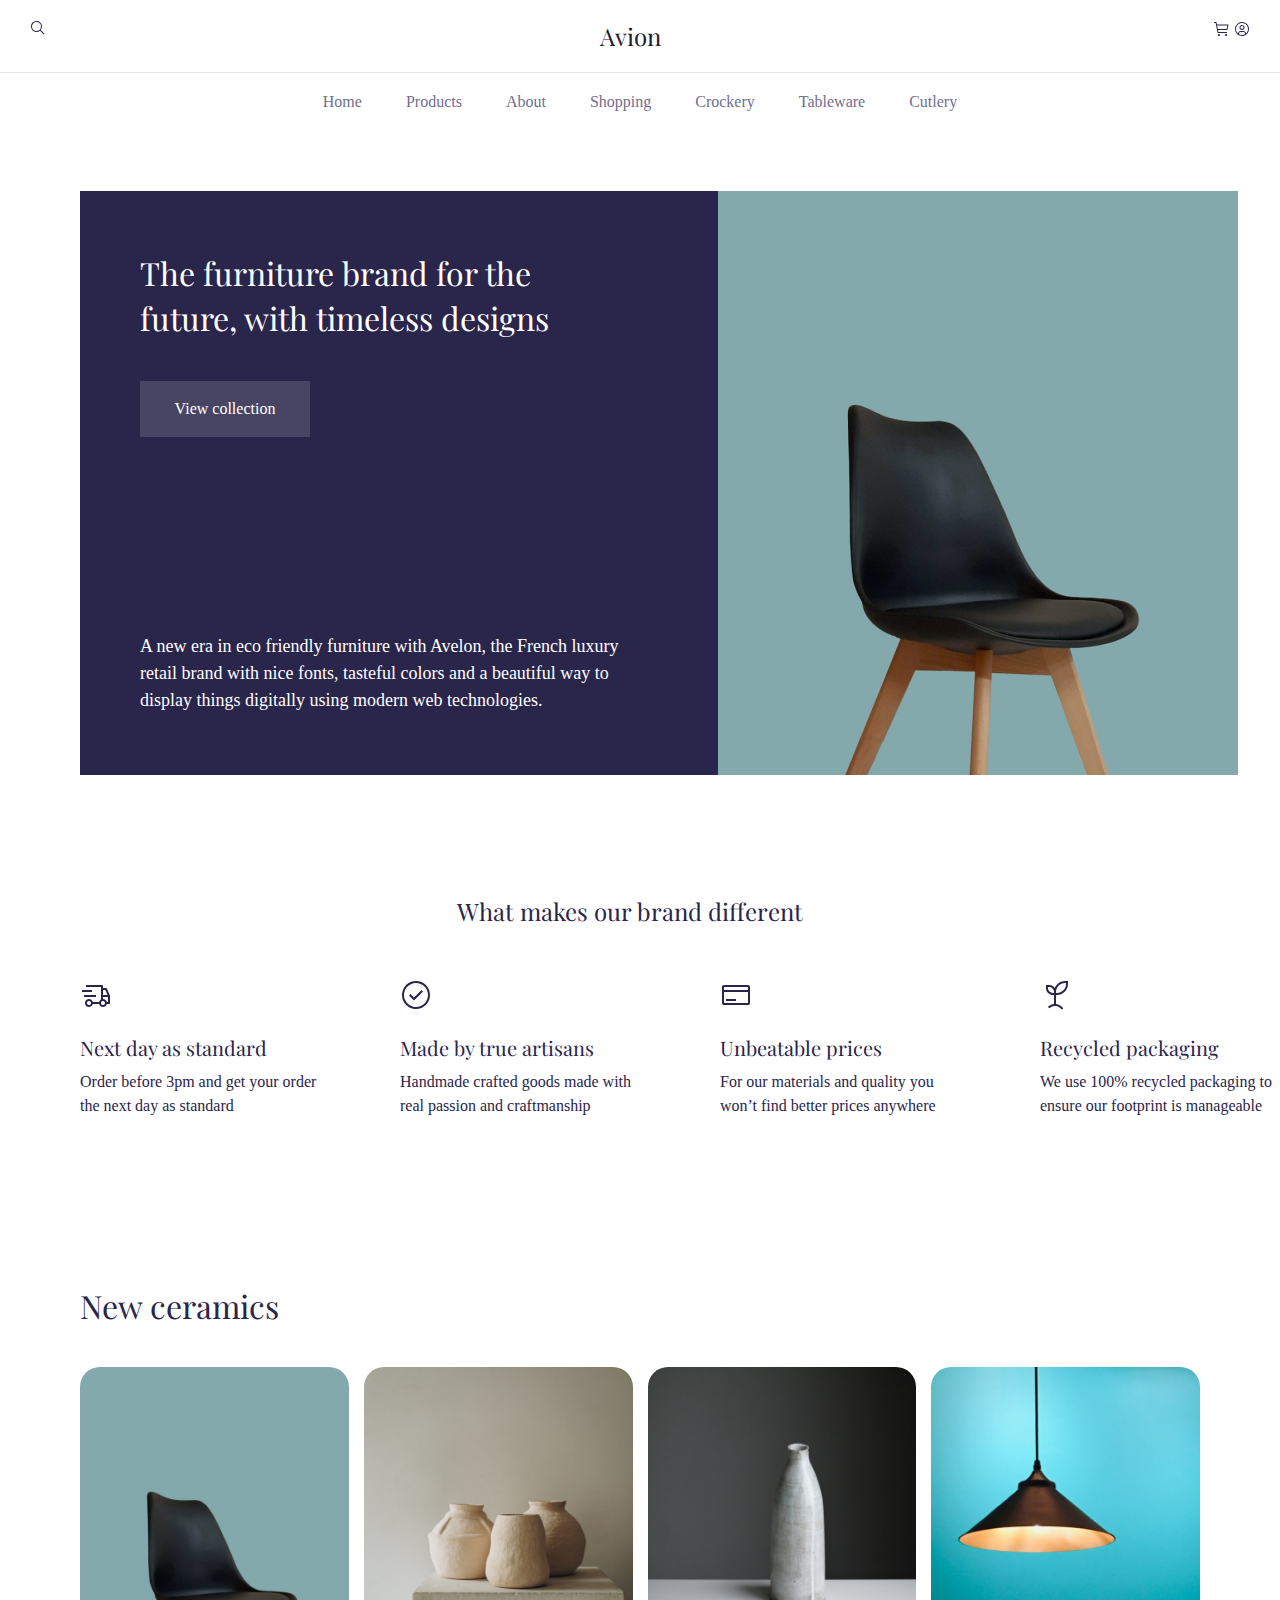
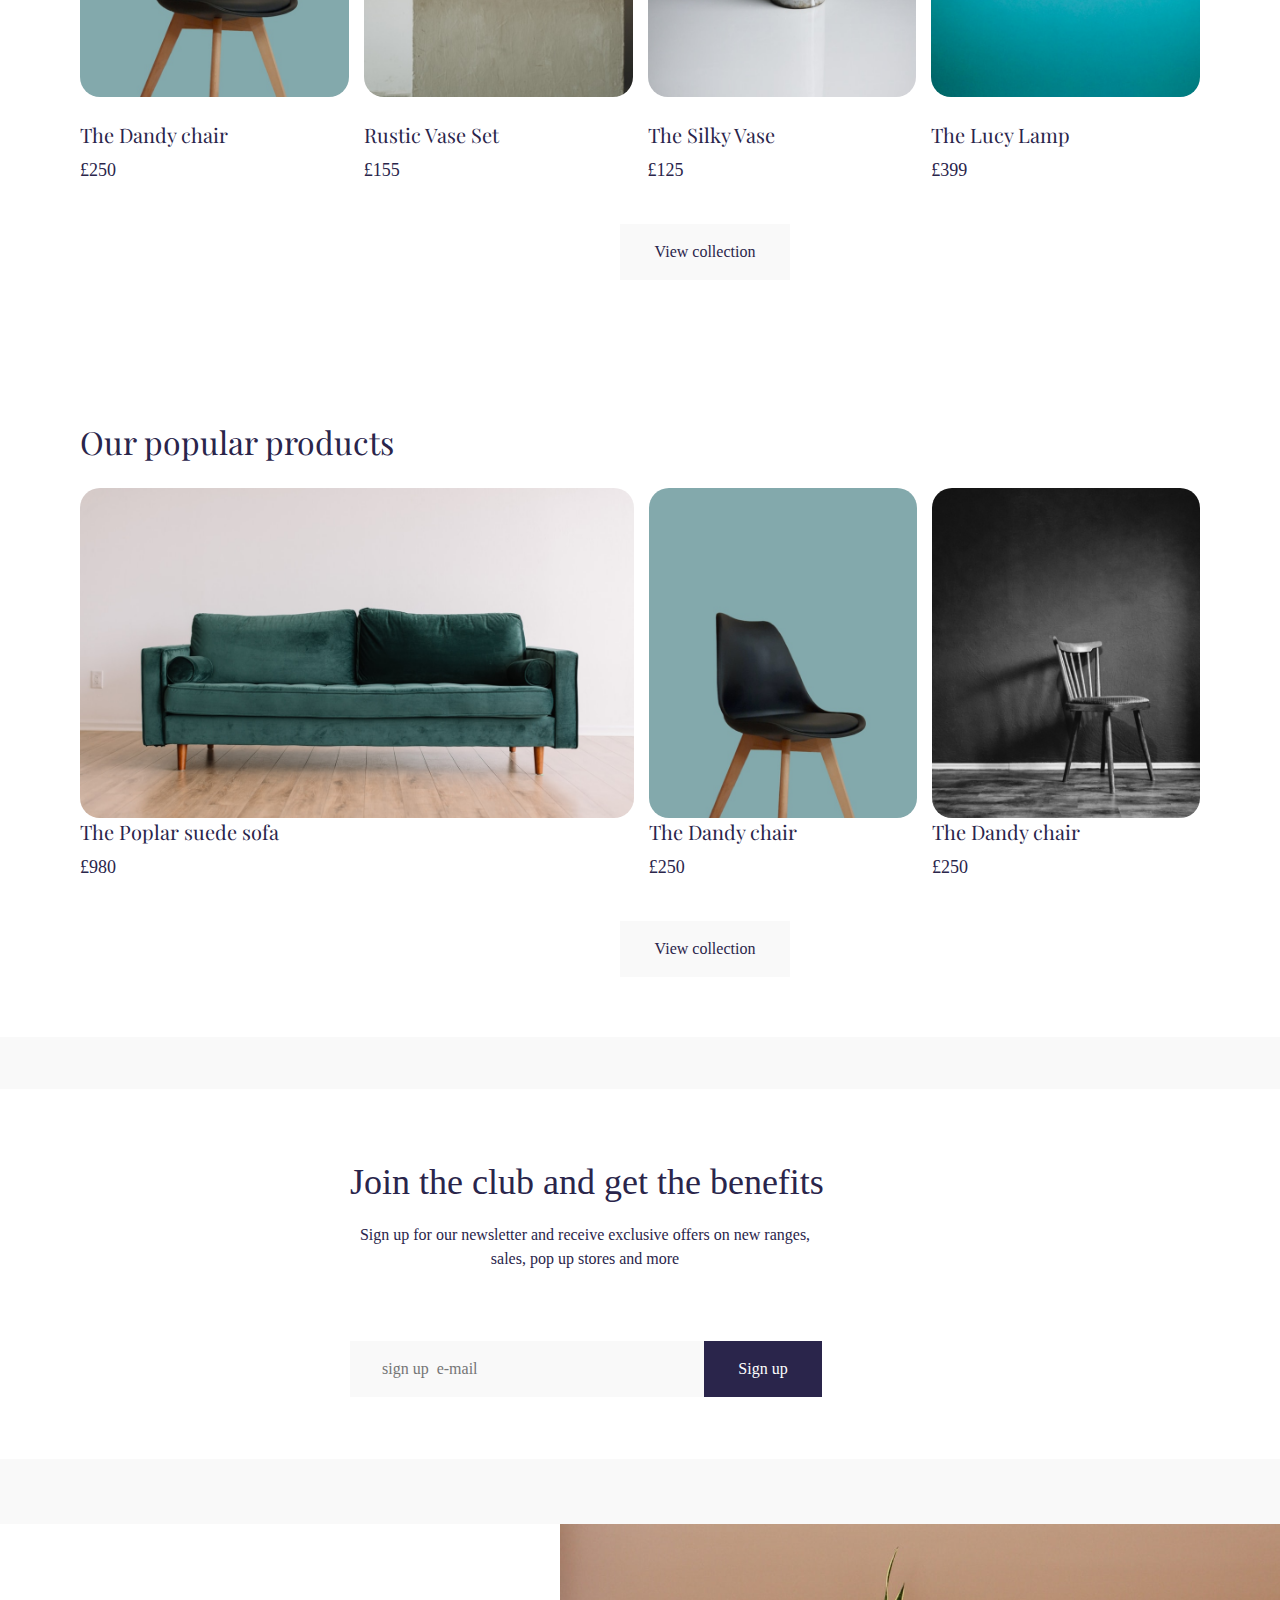
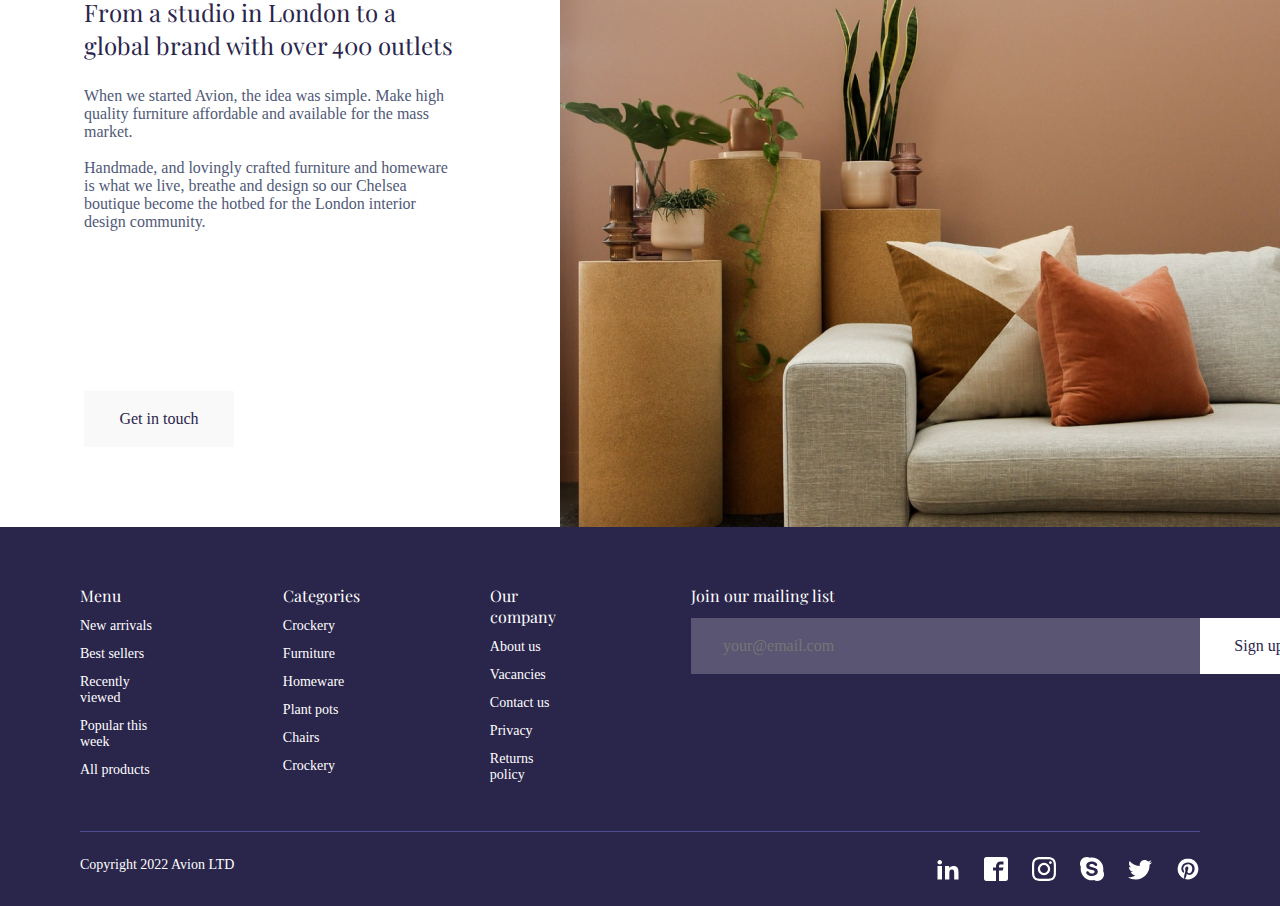
<file: index.html>
<!DOCTYPE html>
<html lang="en">
  <head>
    <meta charset="UTF-8" />
    <meta name="viewport" content="width=device-width, initial-scale=1.0" />
    <title>Document</title>
    <link rel="stylesheet" href="./styles/styles.css" />
    <link rel="stylesheet" href="./reset.css" />
    <link
      href="https://fonts.googleapis.com/css?family=Playfair+Display:regular,500,600,700,800,900,italic,500italic,600italic,700italic,800italic,900italic"
      rel="stylesheet"
    />
    <link
      href="https://fonts.googleapis.com/css?family=Open+Sans:300,regular,500,600,700,800,300italic,italic,500italic,600italic,700italic,800italic"
      rel="stylesheet"
    />
  </head>
  <body>
    <div class="container">
      <header class="header">
        <nav class="header__nav-top">
          <svg class="header__nav-search icon">
            <use href="./svg/symbol-defs.svg#icon-Search-header"></use>
          </svg>
          <span class="header__nav-logo">Avion</span>
          <div class="header__nav-login">
            <svg class="header__nav-shoping icon">
              <use href="./svg/symbol-defs.svg#icon-Shopping-header"></use>
            </svg>
            <svg class="header__nav-user icon">
              <use href="./svg/symbol-defs.svg#icon-User-header"></use>
            </svg>
          </div>
        </nav>
        <div class="wrapper">
          <ul class="header__nav-list">
            <li class="header__nav-item">
              <a href="./index.html" class="header__nav-link link"> Home </a>
            </li>
            <li class="header__nav-item">
              <a href="./listing.html" class="header__nav-link link">
                Products
              </a>
            </li>
            <li class="header__nav-item">
              <a href="./about.html" class="header__nav-link link"> About </a>
            </li>
            <li class="header__nav-item">
              <a href="./shoping.html" class="header__nav-link link">
                Shopping
              </a>
            </li>
            <li class="header__nav-item">
              <a href="#" class="header__nav-link link"> Crockery </a>
            </li>
            <li class="header__nav-item">
              <a href="#" class="header__nav-link link"> Tableware </a>
            </li>
            <li class="header__nav-item">
              <a href="#" class="header__nav-link link"> Cutlery </a>
            </li>
          </ul>
        </div>
      </header>
      <main class="main">
        <section class="hero__section">
          <div class="wrapper">
            <div class="hero__container">
              <div class="hero__content">
                <h2 class="hero__title">
                  The furniture brand for the future, with timeless designs
                </h2>
                <button class="hero__btn">View collection</button>
                <p class="hero__text">
                  A new era in eco friendly furniture with Avelon, the French
                  luxury retail brand with nice fonts, tasteful colors and a
                  beautiful way to display things digitally using modern web
                  technologies.
                </p>
              </div>

              <img
                src="./image/home-page/hero-image.png"
                alt="image"
                class="hero__image"
              />
            </div>
          </div>
        </section>
        <section class="feature__section">
          <div class="wrapper">
            <div class="feature__content">
              <h2 class="feature__title">What makes our brand different</h2>
              <div class="feature__columns">
                <ul class="feature__list">
                  <li class="feature__item-icon">
                    <svg class="feature__icon">
                      <use
                        href="./svg/symbol-defs.svg#icon-delivery-icon"
                      ></use>
                    </svg>
                  </li>
                  <li class="feature__item-title">Next day as standard</li>
                  <li class="feature__item-text">
                    Order before 3pm and get your order the next day as standard
                  </li>
                </ul>
                <ul class="feature__list">
                  <li class="feature__item-icon">
                    <svg class="feature__icon">
                      <use
                        href="./svg/symbol-defs.svg#icon-Checkmark-icon"
                      ></use>
                    </svg>
                  </li>
                  <li class="feature__item-title">Made by true artisans</li>
                  <li class="feature__item-text">
                    Handmade crafted goods made with real passion and
                    craftmanship
                  </li>
                </ul>
                <ul class="feature__list">
                  <li class="feature__item-icon">
                    <svg class="feature__icon">
                      <use href="./svg/symbol-defs.svg#icon-Purchase"></use>
                    </svg>
                  </li>
                  <li class="feature__item-title">Unbeatable prices</li>
                  <li class="feature__item-text">
                    For our materials and quality you won’t find better prices
                    anywhere
                  </li>
                </ul>
                <ul class="feature__list">
                  <li class="feature__item-icon">
                    <svg class="feature__icon">
                      <use href="./svg/symbol-defs.svg#icon-Sprout"></use>
                    </svg>
                  </li>
                  <li class="feature__item-title">Recycled packaging</li>
                  <li class="feature__item-text">
                    We use 100% recycled packaging to ensure our footprint is
                    manageable
                  </li>
                </ul>
              </div>
            </div>
          </div>
        </section>
        <section class="listing__section">
          <div class="wrapper">
            <h2 class="listing__title title">New ceramics</h2>
            <div class="listing__contect">
              <div class="listing__card">
                <img
                  src="./image/home-page/listing-image.png"
                  alt="image"
                  class="listing__card-image"
                />
                <p class="listing__card-text text">The Dandy chair</p>
                <span class="listing__card-coast coast">£250</span>
              </div>
              <div class="listing__card">
                <img
                  src="./image/home-page/listing-image-2.png"
                  alt="image"
                  class="listing__card-image"
                />
                <p class="listing__card-text text">Rustic Vase Set</p>
                <span class="listing__card-coast coast">£155</span>
              </div>
              <div class="listing__card">
                <img
                  src="./image/home-page/listing-image-3.png"
                  alt="image"
                  class="listing__card-image"
                />
                <p class="listing__card-text text">The Silky Vase</p>
                <span class="listing__card-coast coast">£125</span>
              </div>
              <div class="listing__card">
                <img
                  src="./image/home-page/listing-image-4.png"
                  alt="image"
                  class="listing__card-image"
                />
                <p class="listing__card-text text">The Lucy Lamp</p>
                <span class="listing__card-coast coast">£399</span>
              </div>
            </div>
            <button class="listing__button btn">View collection</button>
          </div>
        </section>
        <section class="products__section">
          <div class="wrapper">
            <h2 class="products__title title">Our popular products</h2>
            <div class="products__content">
              <div class="products__card">
                <img
                  src="./image/home-page/products-image-1.png"
                  alt="image"
                  class="products__card-image"
                />
                <p class="products__card-text text">The Poplar suede sofa</p>
                <span class="products__card-coast coast">£980</span>
              </div>
              <div class="products__card">
                <img
                  src="./image/home-page/listing-image.png"
                  alt="image"
                  class="products__card-image"
                />
                <p class="products__card-text text">The Dandy chair</p>
                <span class="products__card-coast coast">£250</span>
              </div>
              <div class="products__card">
                <img
                  src="./image/home-page/products-image-2.png"
                  alt="image"
                  class="products__card-image"
                />
                <p class="products__card-text text">The Dandy chair</p>
                <span class="products__card-coast coast">£250</span>
              </div>
            </div>
            <button class="products__button btn">View collection</button>
          </div>
        </section>
        <section class="signup__section">
          <div class="signup__wrapper wrapper">
            <h1 class="signup__title">Join the club and get the benefits</h1>
            <p class="signup__subtitle">
              Sign up for our newsletter and receive exclusive offers on new
              ranges, sales, pop up stores and more
            </p>
            <label class="signup__label">
              <input
                type="text"
                placeholder="sign up  e-mail"
                class="signup__email"
              />
              <button class="signup__btn">Sign up</button>
            </label>
          </div>
        </section>
        <section class="studio__section">
          <div class="studio__content">
            <h2 class="studio__title">
              From a studio in London to a global brand with over 400 outlets
            </h2>
            <p class="studio__descr">
              When we started Avion, the idea was simple. Make high quality
              furniture affordable and available for the mass market.
              <br />
              <br />
              Handmade, and lovingly crafted furniture and homeware is what we
              live, breathe and design so our Chelsea boutique become the hotbed
              for the London interior design community.
            </p>
            <button class="studio__button">Get in touch</button>
          </div>
          <img
            src="./image/home-page/features-image.png"
            alt="image"
            class="studio__image"
          />
        </section>
      </main>
      <footer class="footer">
        <div class="wrapper">
          <div class="footer__menu">
            <ul class="footer__list">
              <li class="footer__item">
                <a href="" class="footer__link link">Menu</a>
              </li>
              <li class="footer__item">
                <a href="" class="footer__link link">New arrivals</a>
              </li>
              <li class="footer__item">
                <a href="" class="footer__link link">Best sellers</a>
              </li>
              <li class="footer__item">
                <a href="" class="footer__link link">Recently viewed</a>
              </li>
              <li class="footer__item">
                <a href="" class="footer__link link">Popular this week</a>
              </li>
              <li class="footer__item">
                <a href="" class="footer__link link">All products</a>
              </li>
            </ul>
            <ul class="footer__list">
              <li class="footer__item">
                <a href="" class="footer__link link">Categories</a>
              </li>
              <li class="footer__item">
                <a href="" class="footer__link link">Crockery</a>
              </li>
              <li class="footer__item">
                <a href="" class="footer__link link">Furniture</a>
              </li>
              <li class="footer__item">
                <a href="" class="footer__link link">Homeware</a>
              </li>
              <li class="footer__item">
                <a href="" class="footer__link link">Plant pots</a>
              </li>
              <li class="footer__item">
                <a href="" class="footer__link link">Chairs</a>
              </li>
              <li class="footer__item">
                <a href="" class="footer__link link">Crockery</a>
              </li>
            </ul>
            <ul class="footer__list">
              <li class="footer__item">
                <a href="" class="footer__link link">Our company</a>
              </li>
              <li class="footer__item">
                <a href="" class="footer__link link">About us</a>
              </li>
              <li class="footer__item">
                <a href="" class="footer__link link">Vacancies</a>
              </li>
              <li class="footer__item">
                <a href="" class="footer__link link">Contact us</a>
              </li>
              <li class="footer__item">
                <a href="" class="footer__link link">Privacy</a>
              </li>
              <li class="footer__item">
                <a href="" class="footer__link link">Returns policy</a>
              </li>
            </ul>
            <ul class="footer__list">
              <li class="footer__item">
                <a href="" class="footer__link link">Join our mailing list</a>
              </li>
              <label class="footer__label">
                <input
                  type="text"
                  placeholder="your@email.com"
                  class="footer__email"
                />
                <button class="footer__btn">Sign up</button>
              </label>
            </ul>
          </div>
          <div class="footer__menu-bottom">
            <p class="footer__copyright">Copyright 2022 Avion LTD</p>
            <div class="footer__icons">
              <svg class="footer__icon">
                <use href="./svg/symbol-defs.svg#icon-linkedin2"></use>
              </svg>
              <svg class="footer__icon">
                <use href="./svg/symbol-defs.svg#icon-facebook2"></use>
              </svg>
              <svg class="footer__icon">
                <use href="./svg/symbol-defs.svg#icon-instagram"></use>
              </svg>
              <svg class="footer__icon">
                <use href="./svg/symbol-defs.svg#icon-skype"></use>
              </svg>
              <svg class="footer__icon">
                <use href="./svg/symbol-defs.svg#icon-twitter"></use>
              </svg>
              <svg class="footer__icon">
                <use href="./svg/symbol-defs.svg#icon-pinterest"></use>
              </svg>
            </div>
          </div>
        </div>
      </footer>
    </div>
  </body>
</html>
</file>
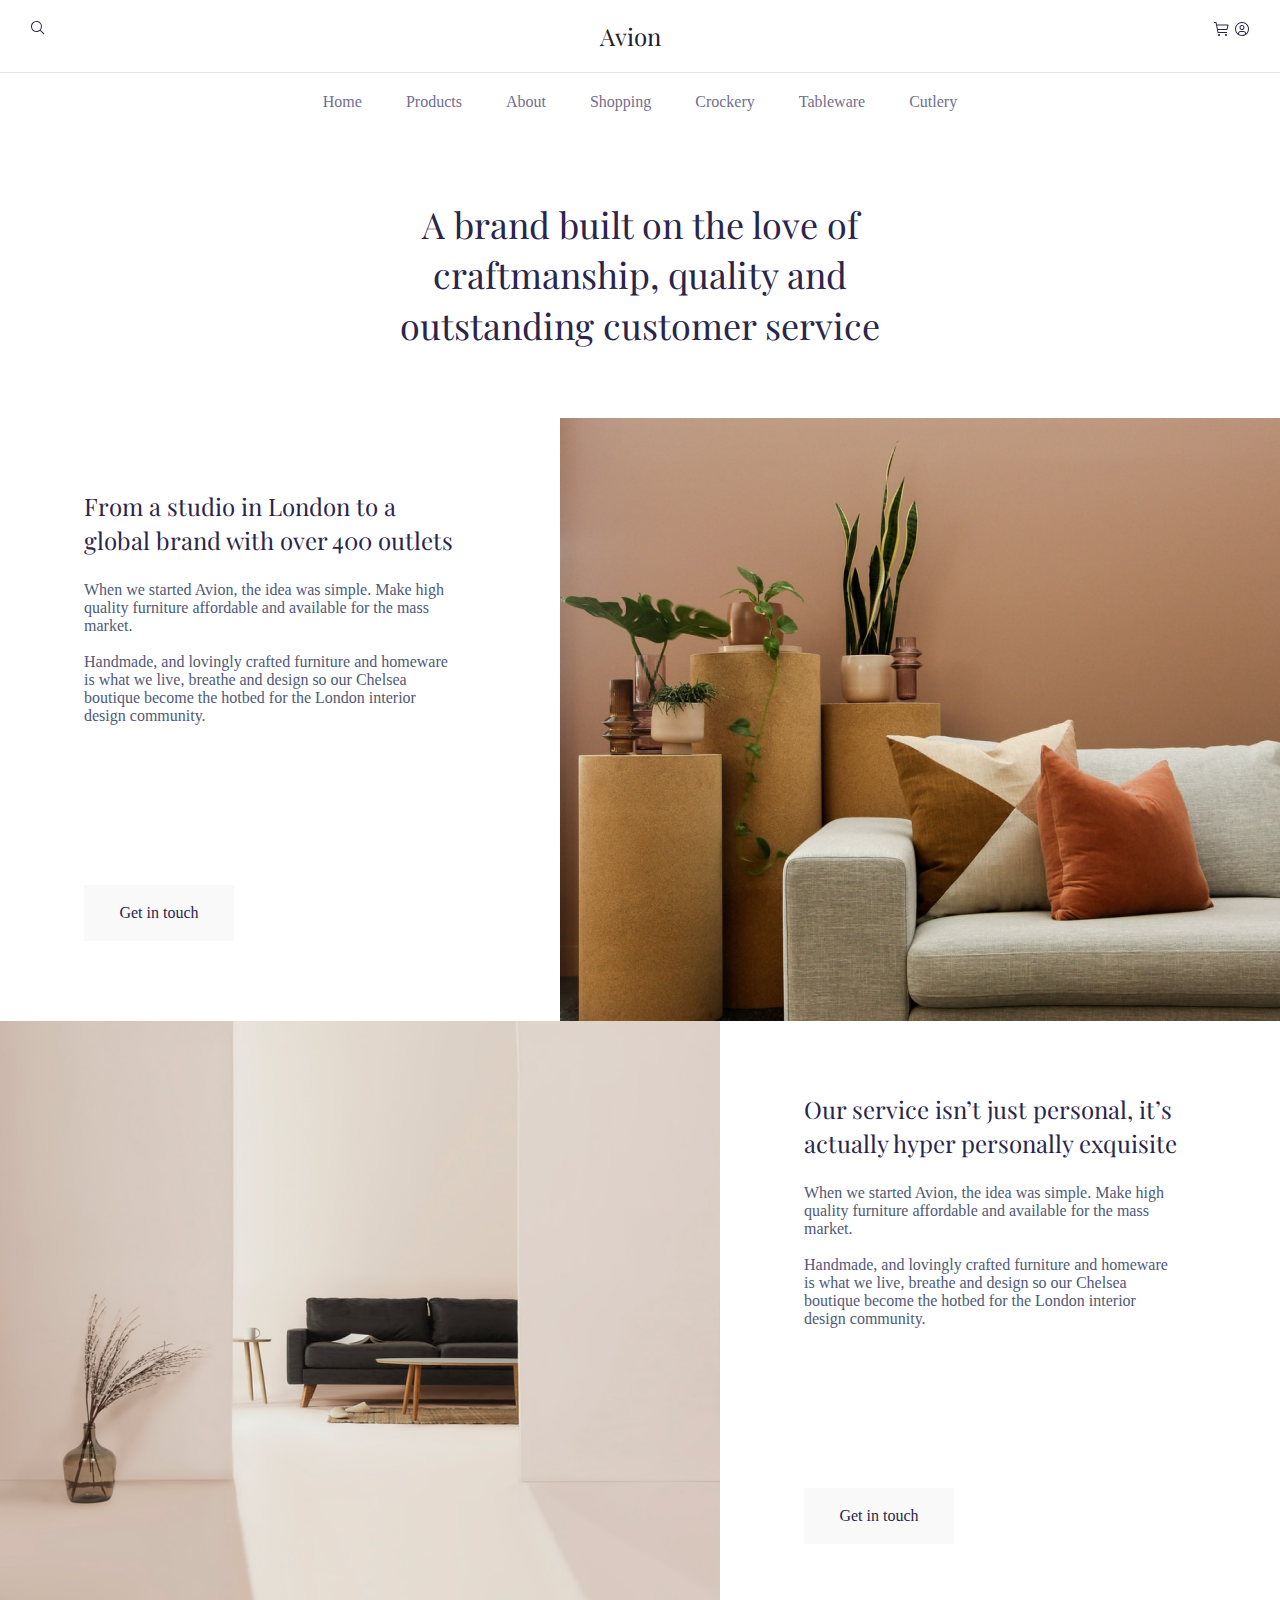
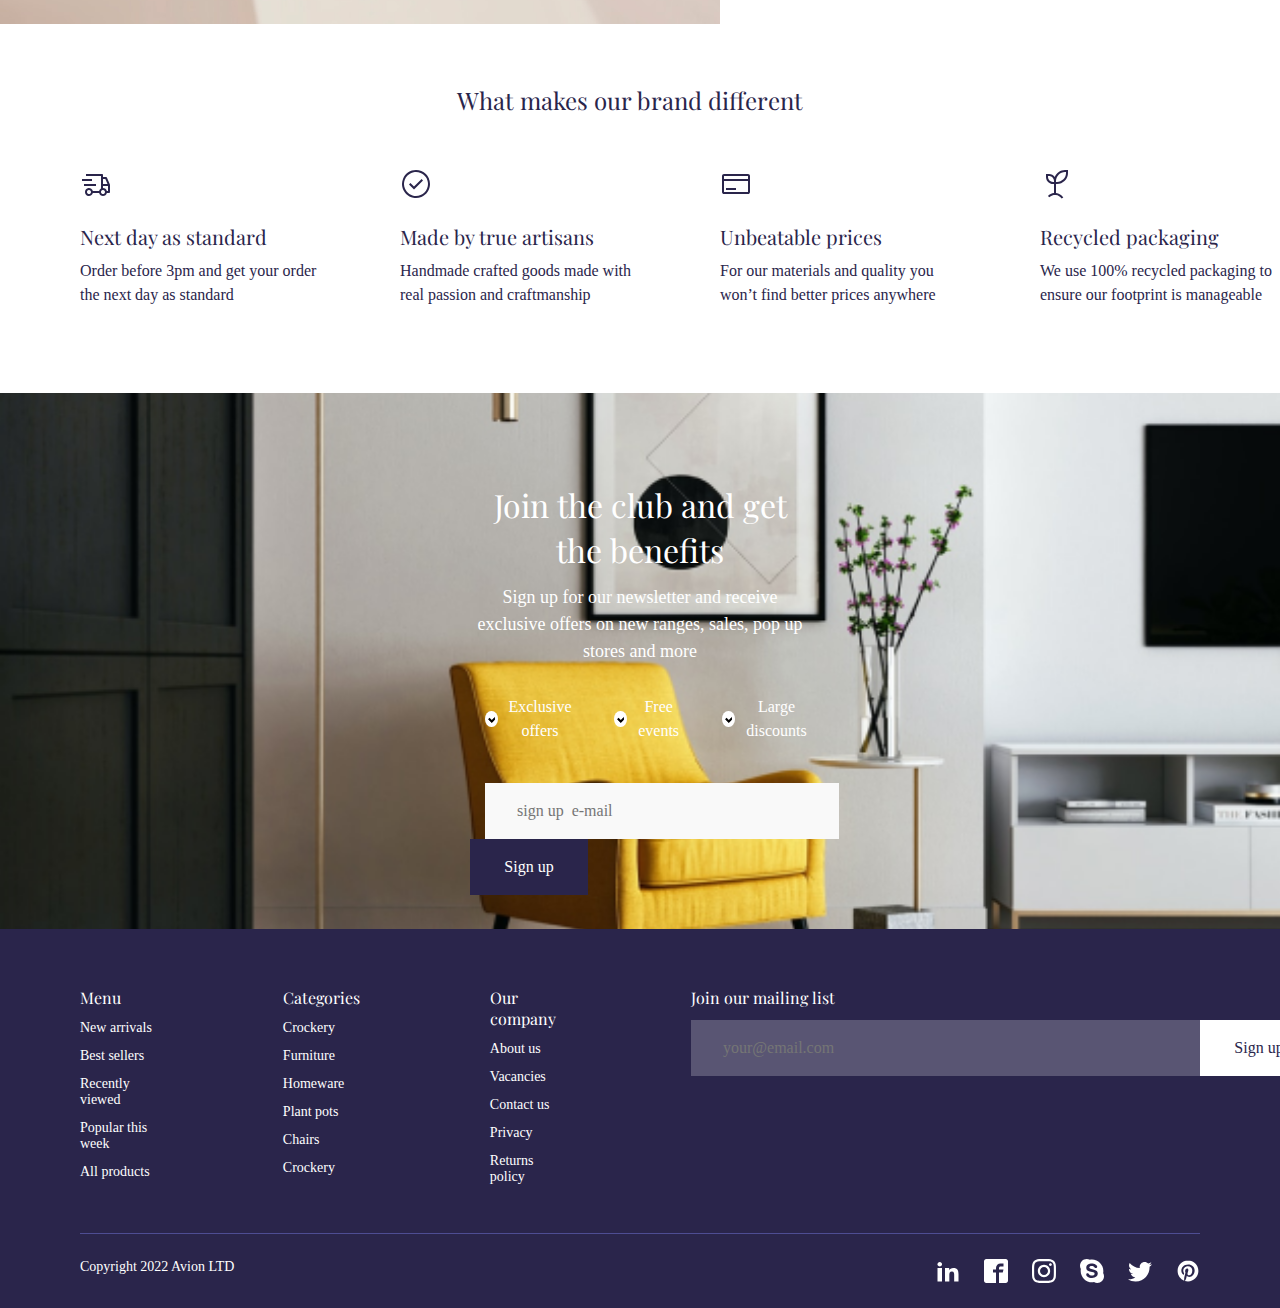
<file: about.html>
<!DOCTYPE html>
<html lang="en">
  <head>
    <meta charset="UTF-8" />
    <meta name="viewport" content="width=device-width, initial-scale=1.0" />
    <title>About</title>

    <link rel="stylesheet" href="./reset.css" />
    <link rel="stylesheet" href="./styles/about.css" />
    <link rel="stylesheet" href="./styles/header.css" />
    <link rel="stylesheet" href="./styles/footer.css" />
    <link
      href="https://fonts.googleapis.com/css?family=Playfair+Display:regular,500,600,700,800,900,italic,500italic,600italic,700italic,800italic,900italic"
      rel="stylesheet"
    />
    <link
      href="https://fonts.googleapis.com/css?family=Open+Sans:300,regular,500,600,700,800,300italic,italic,500italic,600italic,700italic,800italic"
      rel="stylesheet"
    />
  </head>
  <body>
    <div class="container">
      <header class="header">
        <nav class="header__nav-top">
          <svg class="header__nav-search icon">
            <use href="./svg/symbol-defs.svg#icon-Search-header"></use>
          </svg>
          <span class="header__nav-logo">Avion</span>
          <div class="header__nav-login">
            <svg class="header__nav-shoping icon">
              <use href="./svg/symbol-defs.svg#icon-Shopping-header"></use>
            </svg>
            <svg class="header__nav-user icon">
              <use href="./svg/symbol-defs.svg#icon-User-header"></use>
            </svg>
          </div>
        </nav>
        <div class="wrapper">
          <ul class="header__nav-list">
            <li class="header__nav-item">
              <a href="./index.html" class="header__nav-link link"> Home </a>
            </li>
            <li class="header__nav-item">
              <a href="./listing.html" class="header__nav-link link">
                Products
              </a>
            </li>
            <li class="header__nav-item">
              <a href="./about.html" class="header__nav-link link"> About </a>
            </li>
            <li class="header__nav-item">
              <a href="./shoping.html" class="header__nav-link link">
                Shopping
              </a>
            </li>
            <li class="header__nav-item">
              <a href="#" class="header__nav-link link"> Crockery </a>
            </li>
            <li class="header__nav-item">
              <a href="#" class="header__nav-link link"> Tableware </a>
            </li>
            <li class="header__nav-item">
              <a href="#" class="header__nav-link link"> Cutlery </a>
            </li>
          </ul>
        </div>
      </header>
      <main>
        <section class="hero__section">
          <h1 class="hero__title">
            A brand built on the love of craftmanship, quality and outstanding
            customer service
          </h1>
        </section>
        <section class="features__section">
          <div class="features__block-top">
            <div class="features__content">
              <h2 class="features__title">
                From a studio in London to a global brand with over 400 outlets
              </h2>
              <p class="features__descr">
                When we started Avion, the idea was simple. Make high quality
                furniture affordable and available for the mass market.
                <br />
                <br />
                Handmade, and lovingly crafted furniture and homeware is what we
                live, breathe and design so our Chelsea boutique become the
                hotbed for the London interior design community.
              </p>
              <button class="features__button">Get in touch</button>
            </div>
            <img
              src="./image/home-page/features-image.png"
              alt="image"
              class="features__image"
            />
          </div>
          <div class="features__block-bottom">
            <img
              src="./image/about-page/Image-fuet.png"
              alt="image"
              class="features__image-bottom"
            />
            <div class="features__content-bottom">
              <h2 class="features__title-bottom">
                Our service isn’t just personal, it’s actually hyper personally
                exquisite
              </h2>
              <p class="features__descr-bottom">
                When we started Avion, the idea was simple. Make high quality
                furniture affordable and available for the mass market.
                <br />
                <br />
                Handmade, and lovingly crafted furniture and homeware is what we
                live, breathe and design so our Chelsea boutique become the
                hotbed for the London interior design community.
              </p>
              <button class="features__button-bottom">Get in touch</button>
            </div>
          </div>
        </section>
        <section class="feature__section">
          <div class="wrapper">
            <div class="feature__content">
              <h2 class="feature__title">What makes our brand different</h2>
              <div class="feature__columns">
                <ul class="feature__list">
                  <li class="feature__item-icon">
                    <svg class="feature__icon">
                      <use
                        href="./svg/symbol-defs.svg#icon-delivery-icon"
                      ></use>
                    </svg>
                  </li>
                  <li class="feature__item-title">Next day as standard</li>
                  <li class="feature__item-text">
                    Order before 3pm and get your order the next day as standard
                  </li>
                </ul>
                <ul class="feature__list">
                  <li class="feature__item-icon">
                    <svg class="feature__icon">
                      <use
                        href="./svg/symbol-defs.svg#icon-Checkmark-icon"
                      ></use>
                    </svg>
                  </li>
                  <li class="feature__item-title">Made by true artisans</li>
                  <li class="feature__item-text">
                    Handmade crafted goods made with real passion and
                    craftmanship
                  </li>
                </ul>
                <ul class="feature__list">
                  <li class="feature__item-icon">
                    <svg class="feature__icon">
                      <use href="./svg/symbol-defs.svg#icon-Purchase"></use>
                    </svg>
                  </li>
                  <li class="feature__item-title">Unbeatable prices</li>
                  <li class="feature__item-text">
                    For our materials and quality you won’t find better prices
                    anywhere
                  </li>
                </ul>
                <ul class="feature__list">
                  <li class="feature__item-icon">
                    <svg class="feature__icon">
                      <use href="./svg/symbol-defs.svg#icon-Sprout"></use>
                    </svg>
                  </li>
                  <li class="feature__item-title">Recycled packaging</li>
                  <li class="feature__item-text">
                    We use 100% recycled packaging to ensure our footprint is
                    manageable
                  </li>
                </ul>
              </div>
            </div>
          </div>
        </section>
        <section class="benefits__section">
          <div class="benefits__content">
            <h2 class="benefits__title">Join the club and get the benefits</h2>
            <p class="benefits__descr">
              Sign up for our newsletter and receive exclusive offers on new
              ranges, sales, pop up stores and more
            </p>
            <ul class="benefits__list">
              <li class="benefits__item">
                <svg class="benefits__icon">
                  <use href="./svg/symbol-defs.svg#icon-checkmark"></use>
                </svg>
                <p class="benefits__item-text">Exclusive offers</p>
              </li>
              <li class="benefits__item">
                <svg class="benefits__icon">
                  <use href="./svg/symbol-defs.svg#icon-checkmark"></use>
                </svg>
                <p class="benefits__item-text">Free events</p>
              </li>
              <li class="benefits__item">
                <svg class="benefits__icon">
                  <use href="./svg/symbol-defs.svg#icon-checkmark"></use>
                </svg>
                <p class="benefits__item-text">Large discounts</p>
              </li>
            </ul>
            <label class="benefits__label">
              <input
                type="text"
                placeholder="sign up  e-mail"
                class="benefits__email"
              />
              <button class="benefits__btn">Sign up</button>
            </label>
          </div>
        </section>
      </main>
      <footer class="footer">
        <div class="wrapper">
          <div class="footer__menu">
            <ul class="footer__list">
              <li class="footer__item">
                <a href="" class="footer__link link">Menu</a>
              </li>
              <li class="footer__item">
                <a href="" class="footer__link link">New arrivals</a>
              </li>
              <li class="footer__item">
                <a href="" class="footer__link link">Best sellers</a>
              </li>
              <li class="footer__item">
                <a href="" class="footer__link link">Recently viewed</a>
              </li>
              <li class="footer__item">
                <a href="" class="footer__link link">Popular this week</a>
              </li>
              <li class="footer__item">
                <a href="" class="footer__link link">All products</a>
              </li>
            </ul>
            <ul class="footer__list">
              <li class="footer__item">
                <a href="" class="footer__link link">Categories</a>
              </li>
              <li class="footer__item">
                <a href="" class="footer__link link">Crockery</a>
              </li>
              <li class="footer__item">
                <a href="" class="footer__link link">Furniture</a>
              </li>
              <li class="footer__item">
                <a href="" class="footer__link link">Homeware</a>
              </li>
              <li class="footer__item">
                <a href="" class="footer__link link">Plant pots</a>
              </li>
              <li class="footer__item">
                <a href="" class="footer__link link">Chairs</a>
              </li>
              <li class="footer__item">
                <a href="" class="footer__link link">Crockery</a>
              </li>
            </ul>
            <ul class="footer__list">
              <li class="footer__item">
                <a href="" class="footer__link link">Our company</a>
              </li>
              <li class="footer__item">
                <a href="" class="footer__link link">About us</a>
              </li>
              <li class="footer__item">
                <a href="" class="footer__link link">Vacancies</a>
              </li>
              <li class="footer__item">
                <a href="" class="footer__link link">Contact us</a>
              </li>
              <li class="footer__item">
                <a href="" class="footer__link link">Privacy</a>
              </li>
              <li class="footer__item">
                <a href="" class="footer__link link">Returns policy</a>
              </li>
            </ul>
            <ul class="footer__list">
              <li class="footer__item">
                <a href="" class="footer__link link">Join our mailing list</a>
              </li>
              <label class="footer__label">
                <input
                  type="text"
                  placeholder="your@email.com"
                  class="footer__email"
                />
                <button class="footer__btn">Sign up</button>
              </label>
            </ul>
          </div>
          <div class="footer__menu-bottom">
            <p class="footer__copyright">Copyright 2022 Avion LTD</p>
            <div class="footer__icons">
              <svg class="footer__icon">
                <use href="./svg/symbol-defs.svg#icon-linkedin2"></use>
              </svg>
              <svg class="footer__icon">
                <use href="./svg/symbol-defs.svg#icon-facebook2"></use>
              </svg>
              <svg class="footer__icon">
                <use href="./svg/symbol-defs.svg#icon-instagram"></use>
              </svg>
              <svg class="footer__icon">
                <use href="./svg/symbol-defs.svg#icon-skype"></use>
              </svg>
              <svg class="footer__icon">
                <use href="./svg/symbol-defs.svg#icon-twitter"></use>
              </svg>
              <svg class="footer__icon">
                <use href="./svg/symbol-defs.svg#icon-pinterest"></use>
              </svg>
            </div>
          </div>
        </div>
      </footer>
    </div>
  </body>
</html>
</file>
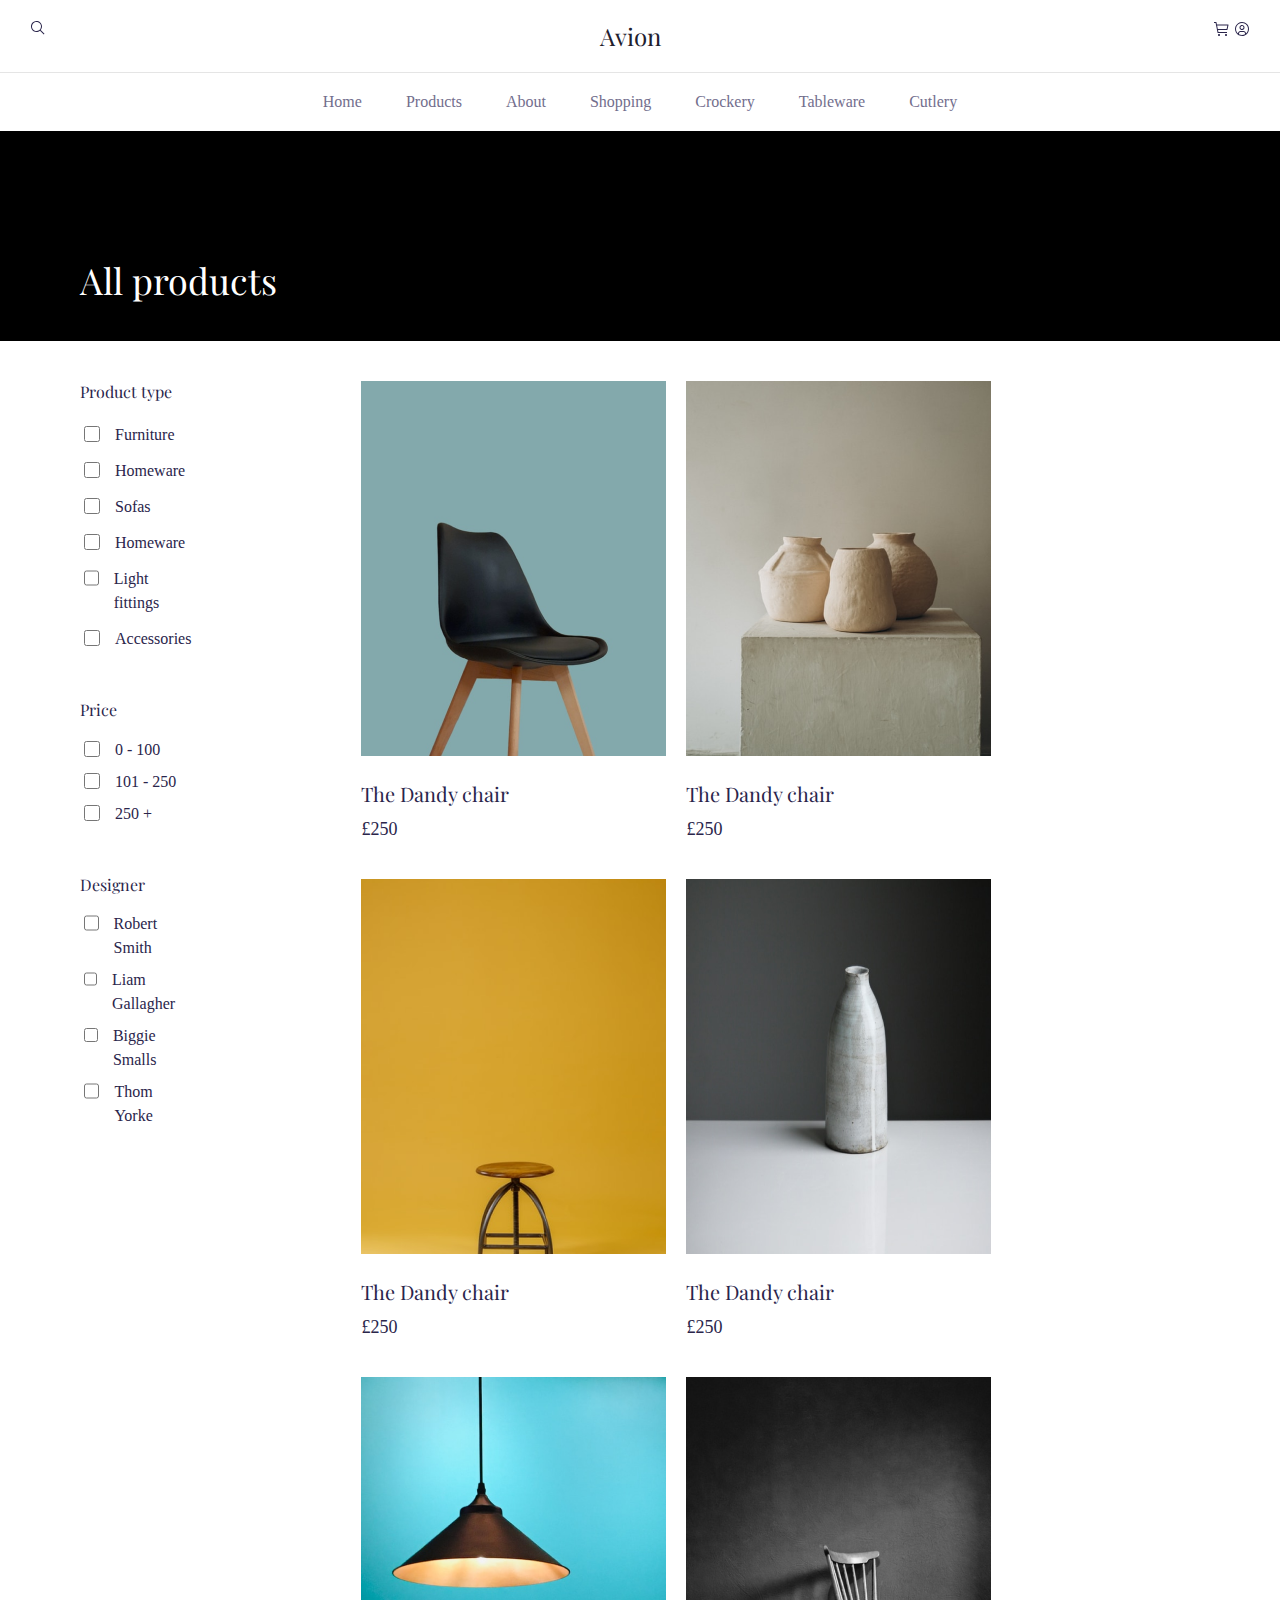
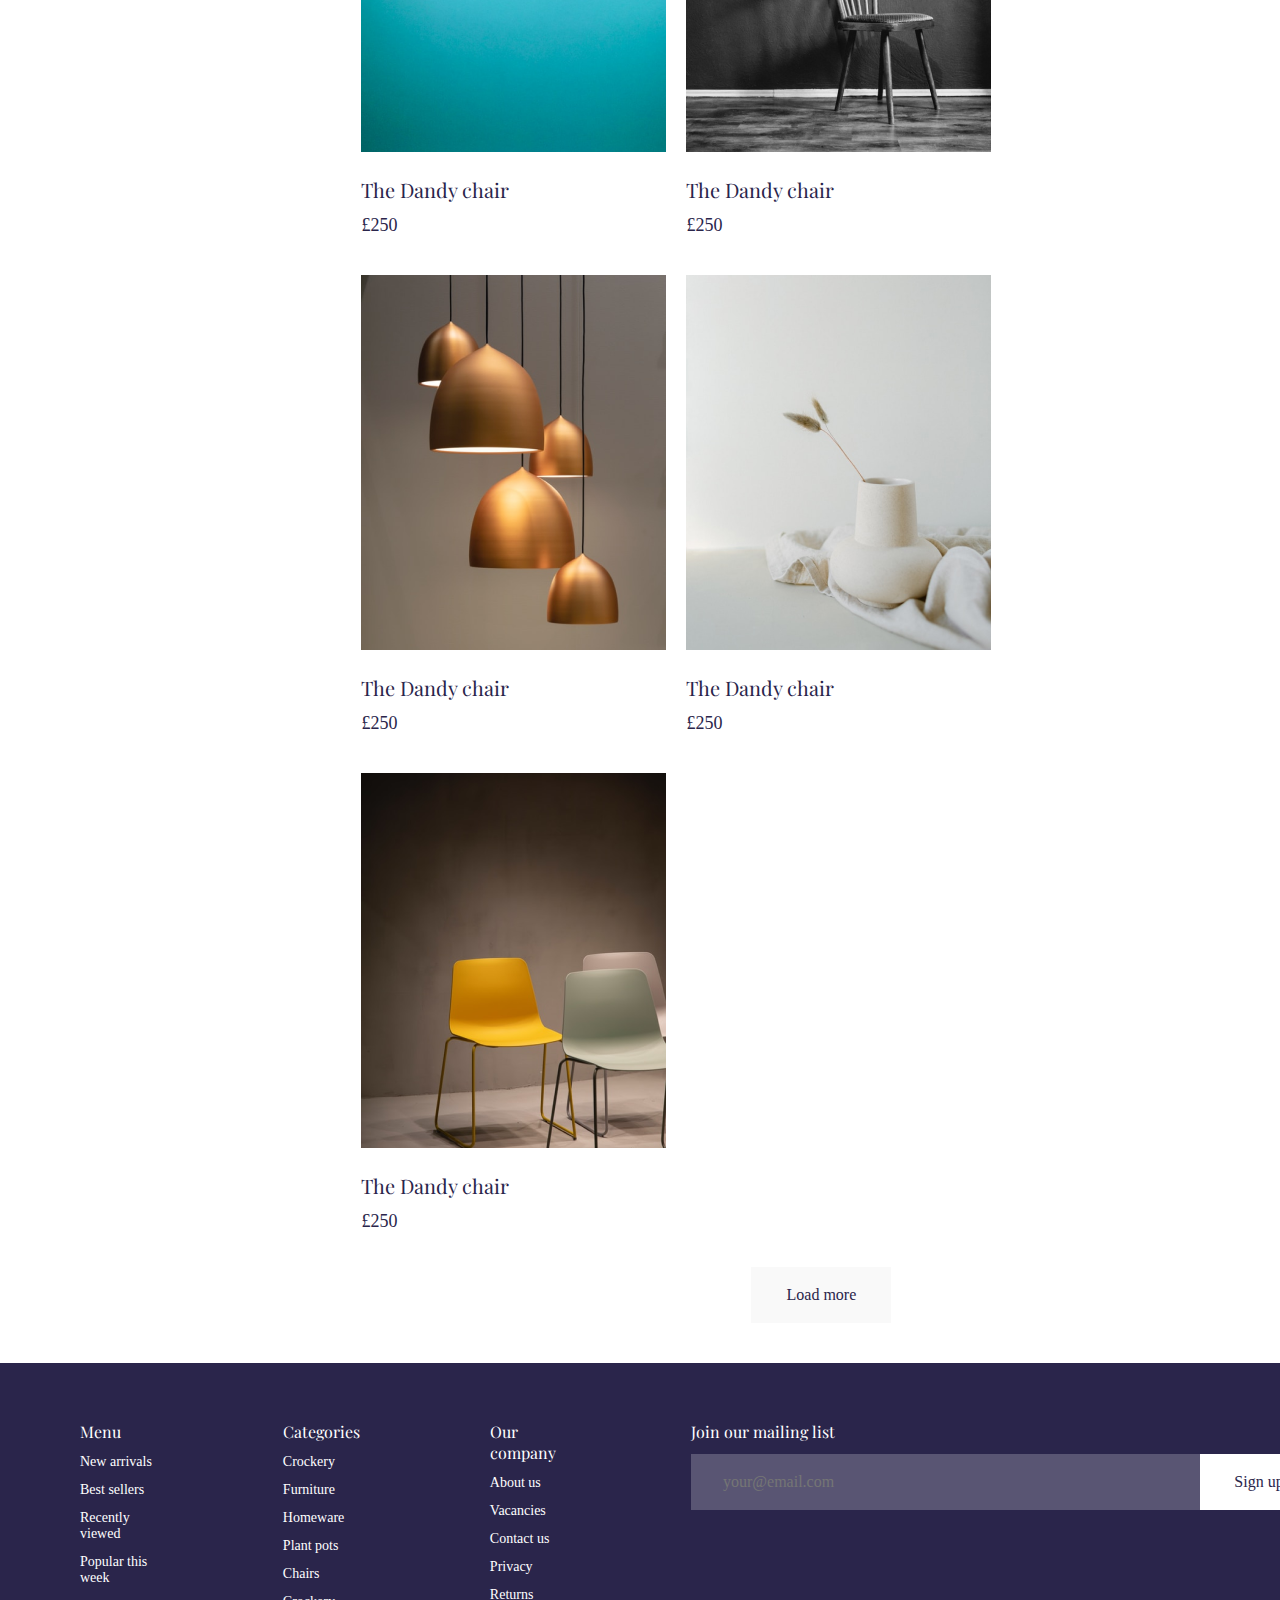
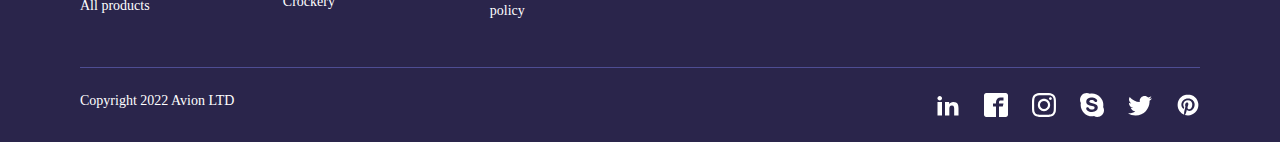
<file: listing.html>
<!DOCTYPE html>
<html lang="en">
  <head>
    <meta charset="UTF-8" />
    <meta name="viewport" content="width=device-width, initial-scale=1.0" />
    <title>Product Listing</title>
    <link rel="stylesheet" href="./reset.css" />
    <link rel="stylesheet" href="./styles/listing.css" />
    <link rel="stylesheet" href="./styles/header.css" />
    <link rel="stylesheet" href="./styles/footer.css" />
    <link
      href="https://fonts.googleapis.com/css?family=Playfair+Display:regular,500,600,700,800,900,italic,500italic,600italic,700italic,800italic,900italic"
      rel="stylesheet"
    />
    <link
      href="https://fonts.googleapis.com/css?family=Open+Sans:300,regular,500,600,700,800,300italic,italic,500italic,600italic,700italic,800italic"
      rel="stylesheet"
    />
  </head>
  <body>
    <div class="container">
      <header class="header">
        <nav class="header__nav-top">
          <svg class="header__nav-search icon">
            <use href="./svg/symbol-defs.svg#icon-Search-header"></use>
          </svg>
          <span class="header__nav-logo">Avion</span>
          <div class="header__nav-login">
            <svg class="header__nav-shoping icon">
              <use href="./svg/symbol-defs.svg#icon-Shopping-header"></use>
            </svg>
            <svg class="header__nav-user icon">
              <use href="./svg/symbol-defs.svg#icon-User-header"></use>
            </svg>
          </div>
        </nav>
        <div class="wrapper">
          <ul class="header__nav-list">
            <li class="header__nav-item">
              <a href="./index.html" class="header__nav-link link"> Home </a>
            </li>
            <li class="header__nav-item">
              <a href="./listing.html" class="header__nav-link link">
                Products
              </a>
            </li>
            <li class="header__nav-item">
              <a href="./about.html" class="header__nav-link link"> About </a>
            </li>
            <li class="header__nav-item">
              <a href="./shoping.html" class="header__nav-link link">
                Shopping
              </a>
            </li>
            <li class="header__nav-item">
              <a href="#" class="header__nav-link link"> Crockery </a>
            </li>
            <li class="header__nav-item">
              <a href="#" class="header__nav-link link"> Tableware </a>
            </li>
            <li class="header__nav-item">
              <a href="#" class="header__nav-link link"> Cutlery </a>
            </li>
          </ul>
        </div>
      </header>
      <main>
        <section class="hero__section">
          <div class="wrapper">
            <h1 class="hero__title">All products</h1>
          </div>
        </section>
        <section class="products__section">
          <div class="products__wrapper">
            <div class="products__input-container">
              <div class="products__input-type">
                <h2 class="products__input-title">Product type</h2>
                <form class="products__type">
                  <input
                    type="checkbox"
                    id="agreement-total"
                    name="agreement-total"
                    value="agreement-total"
                    class="products__checkbox"
                  />
                  <label for="agreement-total" class="products__input-text text"
                    >Furniture</label
                  >
                </form>
                <form class="products__type">
                  <input
                    type="checkbox"
                    id="agreement-total"
                    name="agreement-total"
                    value="agreement-total"
                    class="products__checkbox"
                  />
                  <label for="agreement-total" class="products__input-text text"
                    >Homeware</label
                  >
                </form>
                <form class="products__type">
                  <input
                    type="checkbox"
                    id="agreement-total"
                    name="agreement-total"
                    value="agreement-total"
                    class="products__checkbox"
                  />
                  <label for="agreement-total" class="products__input-text text"
                    >Sofas</label
                  >
                </form>
                <form class="products__type">
                  <input
                    type="checkbox"
                    id="agreement-total"
                    name="agreement-total"
                    value="agreement-total"
                    class="products__checkbox"
                  />
                  <label for="agreement-total" class="products__input-text text"
                    >Homeware</label
                  >
                </form>
                <form class="products__type">
                  <input
                    type="checkbox"
                    id="agreement-total"
                    name="agreement-total"
                    value="agreement-total"
                    class="products__checkbox"
                  />
                  <label for="agreement-total" class="products__input-text text"
                    >Light fittings</label
                  >
                </form>
                <form class="products__type">
                  <input
                    type="checkbox"
                    id="agreement-total"
                    name="agreement-total"
                    value="agreement-total"
                    class="products__checkbox"
                  />
                  <label for="agreement-total" class="products__input-text text"
                    >Accessories</label
                  >
                </form>
              </div>
              <div class="products__input-price">
                <h3 class="products__input-title">Price</h3>
                <form class="products__type">
                  <input
                    type="checkbox"
                    id="agreement-total"
                    name="agreement-total"
                    value="agreement-total"
                    class="products__checkbox"
                  />
                  <label for="agreement-total" class="products__input-text text"
                    >0 - 100</label
                  >
                </form>
                <form class="products__type">
                  <input
                    type="checkbox"
                    id="agreement-total"
                    name="agreement-total"
                    value="agreement-total"
                    class="products__checkbox"
                  />
                  <label for="agreement-total" class="products__input-text text"
                    >101 - 250</label
                  >
                </form>
                <form class="products__type">
                  <input
                    type="checkbox"
                    id="agreement-total"
                    name="agreement-total"
                    value="agreement-total"
                    class="products__checkbox"
                  />
                  <label for="agreement-total" class="products__input-text text"
                    >250 +</label
                  >
                </form>
              </div>
              <div class="products__input-desinger">
                <h4 class="products__input-title">Designer</h4>
                <form class="products__type">
                  <input
                    type="checkbox"
                    id="agreement-total"
                    name="agreement-total"
                    value="agreement-total"
                    class="products__checkbox"
                  />
                  <label for="agreement-total" class="products__input-text text"
                    >Robert Smith</label
                  >
                </form>
                <form class="products__type">
                  <input
                    type="checkbox"
                    id="agreement-total"
                    name="agreement-total"
                    value="agreement-total"
                    class="products__checkbox"
                  />
                  <label for="agreement-total" class="products__input-text text"
                    >Liam Gallagher</label
                  >
                </form>
                <form class="products__type">
                  <input
                    type="checkbox"
                    id="agreement-total"
                    name="agreement-total"
                    value="agreement-total"
                    class="products__checkbox"
                  />
                  <label for="agreement-total" class="products__input-text text"
                    >Biggie Smalls</label
                  >
                </form>
                <form class="products__type">
                  <input
                    type="checkbox"
                    id="agreement-total"
                    name="agreement-total"
                    value="agreement-total"
                    class="products__checkbox"
                  />
                  <label for="agreement-total" class="products__input-text text"
                    >Thom Yorke</label
                  >
                </form>
              </div>
            </div>
            <div class="products__card-images">
              <ul class="products__card-list">
                <li class="products__card-item">
                  <img
                    src="./image/listing-page/listing-image-1.png"
                    alt="image"
                    class="products__card-image"
                  />
                  <p class="products__card-text">The Dandy chair</p>
                  <p class="products__card-coast">£250</p>
                </li>
                <li class="products__card-item">
                  <img
                    src="./image/listing-page/listing-image-2.png"
                    alt="image"
                    class="products__card-image"
                  />
                  <p class="products__card-text">The Dandy chair</p>
                  <p class="products__card-coast">£250</p>
                </li>
                <li class="products__card-item">
                  <img
                    src="./image/listing-page/listing-image-3.png"
                    alt="image"
                    class="products__card-image"
                  />
                  <p class="products__card-text">The Dandy chair</p>
                  <p class="products__card-coast">£250</p>
                </li>
                <li class="products__card-item">
                  <img
                    src="./image/listing-page/listing-image-4.png"
                    alt="image"
                    class="products__card-image"
                  />
                  <p class="products__card-text">The Dandy chair</p>
                  <p class="products__card-coast">£250</p>
                </li>
                <li class="products__card-item">
                  <img
                    src="./image/listing-page/listing-image-5.png"
                    alt="image"
                    class="products__card-image"
                  />
                  <p class="products__card-text">The Dandy chair</p>
                  <p class="products__card-coast">£250</p>
                </li>
                <li class="products__card-item">
                  <img
                    src="./image/listing-page/listing-image-6.png"
                    alt="image"
                    class="products__card-image"
                  />
                  <p class="products__card-text">The Dandy chair</p>
                  <p class="products__card-coast">£250</p>
                </li>
                <li class="products__card-item">
                  <img
                    src="./image/listing-page/listing-image-7.png"
                    alt="image"
                    class="products__card-image"
                  />
                  <p class="products__card-text">The Dandy chair</p>
                  <p class="products__card-coast">£250</p>
                </li>
                <li class="products__card-item">
                  <img
                    src="./image/listing-page/listing-image-8.png"
                    alt="image"
                    class="products__card-image"
                  />
                  <p class="products__card-text">The Dandy chair</p>
                  <p class="products__card-coast">£250</p>
                </li>
                <li class="products__card-item">
                  <img
                    src="./image/listing-page/listing-image-9.png"
                    alt="image"
                    class="products__card-image"
                  />
                  <p class="products__card-text">The Dandy chair</p>
                  <p class="products__card-coast">£250</p>
                </li>
              </ul>
              <button class="products__button">Load more</button>
            </div>
          </div>
        </section>
      </main>
      <footer class="footer">
        <div class="wrapper">
          <div class="footer__menu">
            <ul class="footer__list">
              <li class="footer__item">
                <a href="" class="footer__link link">Menu</a>
              </li>
              <li class="footer__item">
                <a href="" class="footer__link link">New arrivals</a>
              </li>
              <li class="footer__item">
                <a href="" class="footer__link link">Best sellers</a>
              </li>
              <li class="footer__item">
                <a href="" class="footer__link link">Recently viewed</a>
              </li>
              <li class="footer__item">
                <a href="" class="footer__link link">Popular this week</a>
              </li>
              <li class="footer__item">
                <a href="" class="footer__link link">All products</a>
              </li>
            </ul>
            <ul class="footer__list">
              <li class="footer__item">
                <a href="" class="footer__link link">Categories</a>
              </li>
              <li class="footer__item">
                <a href="" class="footer__link link">Crockery</a>
              </li>
              <li class="footer__item">
                <a href="" class="footer__link link">Furniture</a>
              </li>
              <li class="footer__item">
                <a href="" class="footer__link link">Homeware</a>
              </li>
              <li class="footer__item">
                <a href="" class="footer__link link">Plant pots</a>
              </li>
              <li class="footer__item">
                <a href="" class="footer__link link">Chairs</a>
              </li>
              <li class="footer__item">
                <a href="" class="footer__link link">Crockery</a>
              </li>
            </ul>
            <ul class="footer__list">
              <li class="footer__item">
                <a href="" class="footer__link link">Our company</a>
              </li>
              <li class="footer__item">
                <a href="" class="footer__link link">About us</a>
              </li>
              <li class="footer__item">
                <a href="" class="footer__link link">Vacancies</a>
              </li>
              <li class="footer__item">
                <a href="" class="footer__link link">Contact us</a>
              </li>
              <li class="footer__item">
                <a href="" class="footer__link link">Privacy</a>
              </li>
              <li class="footer__item">
                <a href="" class="footer__link link">Returns policy</a>
              </li>
            </ul>
            <ul class="footer__list">
              <li class="footer__item">
                <a href="" class="footer__link link">Join our mailing list</a>
              </li>
              <label class="footer__label">
                <input
                  type="text"
                  placeholder="your@email.com"
                  class="footer__email"
                />
                <button class="footer__btn">Sign up</button>
              </label>
            </ul>
          </div>
          <div class="footer__menu-bottom">
            <p class="footer__copyright">Copyright 2022 Avion LTD</p>
            <div class="footer__icons">
              <svg class="footer__icon">
                <use href="./svg/symbol-defs.svg#icon-linkedin2"></use>
              </svg>
              <svg class="footer__icon">
                <use href="./svg/symbol-defs.svg#icon-facebook2"></use>
              </svg>
              <svg class="footer__icon">
                <use href="./svg/symbol-defs.svg#icon-instagram"></use>
              </svg>
              <svg class="footer__icon">
                <use href="./svg/symbol-defs.svg#icon-skype"></use>
              </svg>
              <svg class="footer__icon">
                <use href="./svg/symbol-defs.svg#icon-twitter"></use>
              </svg>
              <svg class="footer__icon">
                <use href="./svg/symbol-defs.svg#icon-pinterest"></use>
              </svg>
            </div>
          </div>
        </div>
      </footer>
    </div>
  </body>
</html>
</file>
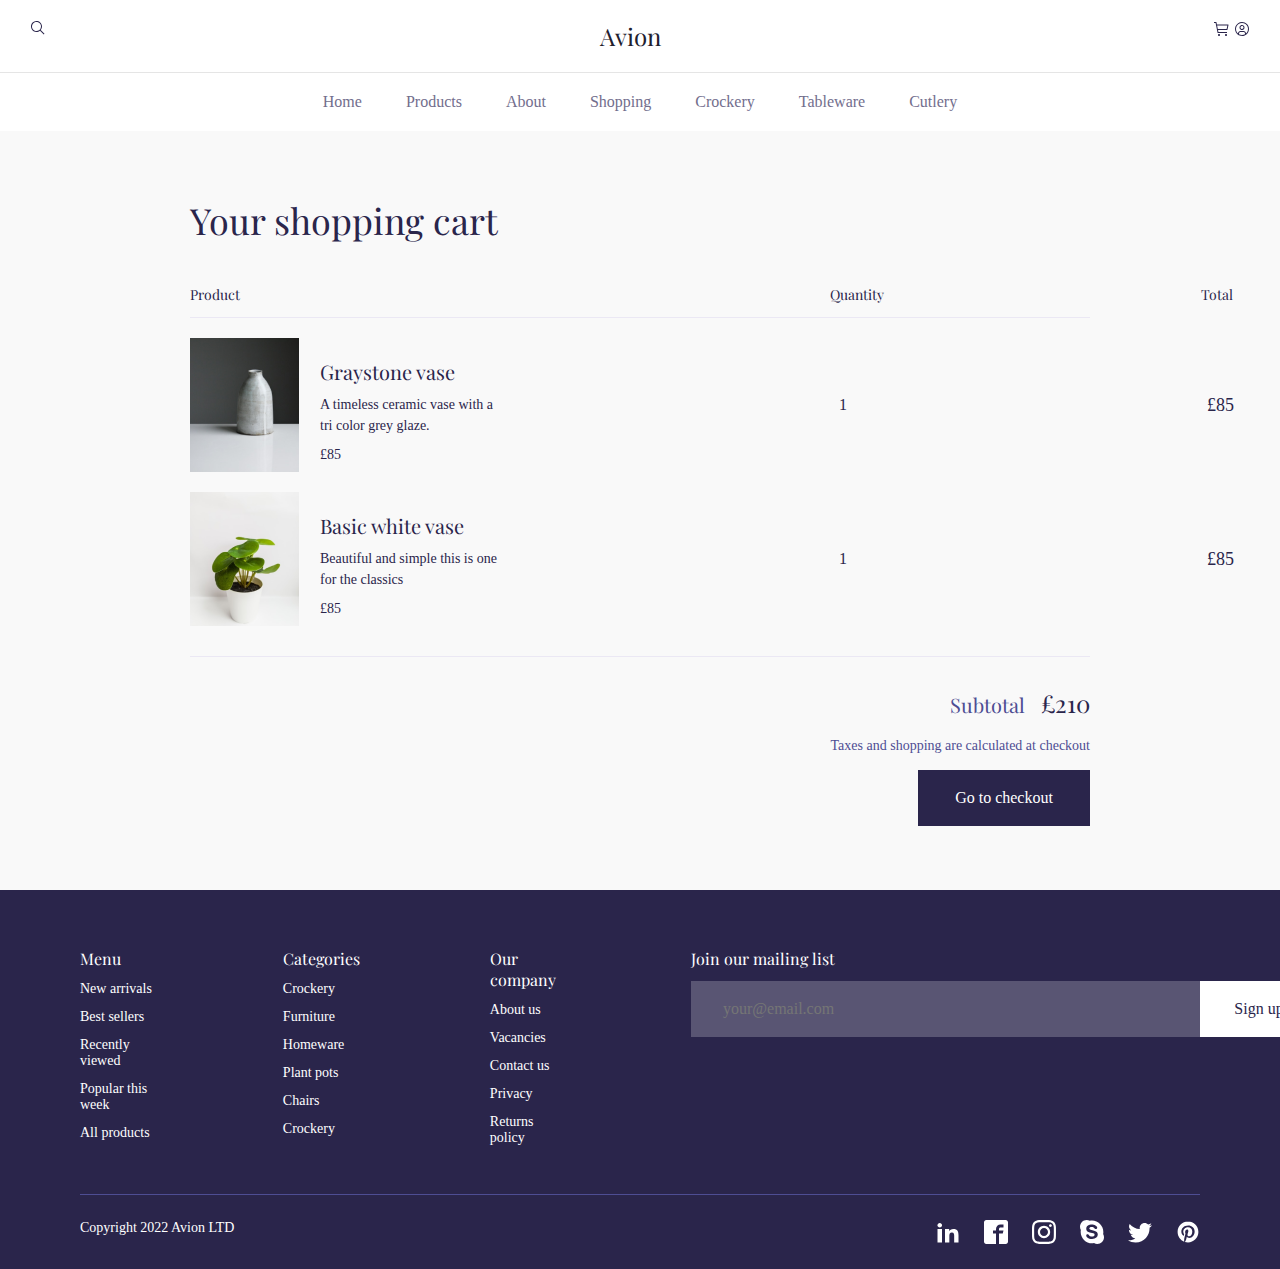
<file: shoping.html>
<!DOCTYPE html>
<html lang="en">
  <head>
    <meta charset="UTF-8" />
    <meta name="viewport" content="width=device-width, initial-scale=1.0" />
    <title>Shoping</title>
    <link rel="stylesheet" href="./reset.css" />
    <link rel="stylesheet" href="./styles/shoping.css" />
    <link rel="stylesheet" href="./styles/header.css" />
    <link rel="stylesheet" href="./styles/footer.css" />
    <link
      href="https://fonts.googleapis.com/css?family=Playfair+Display:regular,500,600,700,800,900,italic,500italic,600italic,700italic,800italic,900italic"
      rel="stylesheet"
    />
    <link
      href="https://fonts.googleapis.com/css?family=Open+Sans:300,regular,500,600,700,800,300italic,italic,500italic,600italic,700italic,800italic"
      rel="stylesheet"
    />
  </head>
  <body>
    <div class="container">
      <header class="header">
        <nav class="header__nav-top">
          <svg class="header__nav-search icon">
            <use href="./svg/symbol-defs.svg#icon-Search-header"></use>
          </svg>
          <span class="header__nav-logo">Avion</span>
          <div class="header__nav-login">
            <svg class="header__nav-shoping icon">
              <use href="./svg/symbol-defs.svg#icon-Shopping-header"></use>
            </svg>
            <svg class="header__nav-user icon">
              <use href="./svg/symbol-defs.svg#icon-User-header"></use>
            </svg>
          </div>
        </nav>
        <div class="wrapper">
          <ul class="header__nav-list">
            <li class="header__nav-item">
              <a href="./index.html" class="header__nav-link link"> Home </a>
            </li>
            <li class="header__nav-item">
              <a href="./listing.html" class="header__nav-link link">
                Products
              </a>
            </li>
            <li class="header__nav-item">
              <a href="./about.html" class="header__nav-link link"> About </a>
            </li>
            <li class="header__nav-item">
              <a href="./shoping.html" class="header__nav-link link">
                Shopping
              </a>
            </li>
            <li class="header__nav-item">
              <a href="#" class="header__nav-link link"> Crockery </a>
            </li>
            <li class="header__nav-item">
              <a href="#" class="header__nav-link link"> Tableware </a>
            </li>
            <li class="header__nav-item">
              <a href="#" class="header__nav-link link"> Cutlery </a>
            </li>
          </ul>
        </div>
      </header>
      <main>
        <section class="shopping__section">
          <div class="shopping__container">
            <h1 class="shopping__title">Your shopping cart</h1>
            <div class="shopping__content-top">
              <p class="shopping__price-top">Product</p>
              <p class="shopping__price-top">Quantity</p>
              <p class="shopping__price-top">Total</p>
            </div>
            <div class="shopping__price-midl">
              <img
                src="./image/shopping-page/shopping-image-1.png"
                alt="image"
                class="shopping__image image"
              />
              <ul class="shopping__price-list">
                <li class="shopping__price-item">Graystone vase</li>
                <li class="shopping__price-item">
                  A timeless ceramic vase with a tri color grey glaze.
                </li>
                <li class="shopping__price-item">£85</li>
              </ul>
              <span class="shopping__price-number">1</span>
              <span class="shopping__price-coast">£85</span>
            </div>
            <div class="shopping__price-bottom">
              <img
                src="./image/shopping-page/shopping-image-2.png"
                alt="image"
                class="shopping__image image"
              />
              <ul class="shopping__price-list">
                <li class="shopping__price-item">Basic white vase</li>
                <li class="shopping__price-item">
                  Beautiful and simple this is one for the classics
                </li>
                <li class="shopping__price-item">£85</li>
              </ul>
              <span class="shopping__price-number">1</span>
              <span class="shopping__price-coast">£85</span>
            </div>
            <div class="shopping__info-pay">
              <p class="shopping__info-text">
                Subtotal<span class="shopping__info-coast">£210</span>
              </p>
              <p class="shopping__info-checkout">
                Taxes and shopping are calculated at checkout
              </p>
              <button class="shopping__button">Go to checkout</button>
            </div>
          </div>
        </section>
      </main>
      <footer class="footer">
        <div class="wrapper">
          <div class="footer__menu">
            <ul class="footer__list">
              <li class="footer__item">
                <a href="" class="footer__link link">Menu</a>
              </li>
              <li class="footer__item">
                <a href="" class="footer__link link">New arrivals</a>
              </li>
              <li class="footer__item">
                <a href="" class="footer__link link">Best sellers</a>
              </li>
              <li class="footer__item">
                <a href="" class="footer__link link">Recently viewed</a>
              </li>
              <li class="footer__item">
                <a href="" class="footer__link link">Popular this week</a>
              </li>
              <li class="footer__item">
                <a href="" class="footer__link link">All products</a>
              </li>
            </ul>
            <ul class="footer__list">
              <li class="footer__item">
                <a href="" class="footer__link link">Categories</a>
              </li>
              <li class="footer__item">
                <a href="" class="footer__link link">Crockery</a>
              </li>
              <li class="footer__item">
                <a href="" class="footer__link link">Furniture</a>
              </li>
              <li class="footer__item">
                <a href="" class="footer__link link">Homeware</a>
              </li>
              <li class="footer__item">
                <a href="" class="footer__link link">Plant pots</a>
              </li>
              <li class="footer__item">
                <a href="" class="footer__link link">Chairs</a>
              </li>
              <li class="footer__item">
                <a href="" class="footer__link link">Crockery</a>
              </li>
            </ul>
            <ul class="footer__list">
              <li class="footer__item">
                <a href="" class="footer__link link">Our company</a>
              </li>
              <li class="footer__item">
                <a href="" class="footer__link link">About us</a>
              </li>
              <li class="footer__item">
                <a href="" class="footer__link link">Vacancies</a>
              </li>
              <li class="footer__item">
                <a href="" class="footer__link link">Contact us</a>
              </li>
              <li class="footer__item">
                <a href="" class="footer__link link">Privacy</a>
              </li>
              <li class="footer__item">
                <a href="" class="footer__link link">Returns policy</a>
              </li>
            </ul>
            <ul class="footer__list">
              <li class="footer__item">
                <a href="" class="footer__link link">Join our mailing list</a>
              </li>
              <label class="footer__label">
                <input
                  type="text"
                  placeholder="your@email.com"
                  class="footer__email"
                />
                <button class="footer__btn">Sign up</button>
              </label>
            </ul>
          </div>
          <div class="footer__menu-bottom">
            <p class="footer__copyright">Copyright 2022 Avion LTD</p>
            <div class="footer__icons">
              <svg class="footer__icon">
                <use href="./svg/symbol-defs.svg#icon-linkedin2"></use>
              </svg>
              <svg class="footer__icon">
                <use href="./svg/symbol-defs.svg#icon-facebook2"></use>
              </svg>
              <svg class="footer__icon">
                <use href="./svg/symbol-defs.svg#icon-instagram"></use>
              </svg>
              <svg class="footer__icon">
                <use href="./svg/symbol-defs.svg#icon-skype"></use>
              </svg>
              <svg class="footer__icon">
                <use href="./svg/symbol-defs.svg#icon-twitter"></use>
              </svg>
              <svg class="footer__icon">
                <use href="./svg/symbol-defs.svg#icon-pinterest"></use>
              </svg>
            </div>
          </div>
        </div>
      </footer>
    </div>
  </body>
</html>
</file>
<file: styles/styles.css>
@import url(https://fonts.googleapis.com/css?family=Open+Sans:300,regular,500,600,700,800,300italic,italic,500italic,600italic,700italic,800italic);
@import url(https://fonts.googleapis.com/css?family=Playfair+Display:regular,500,600,700,800,900,italic,500italic,600italic,700italic,800italic,900italic);
.contaier {
  max-width: 100%;
  margin: 0 auto;
}

.wrapper {
  max-width: 1440px;
  padding: 0px 80px;
  margin: 0 auto;
}

.header__nav-top {
  max-width: 1440px;
  margin: 0 auto;
  display: flex;
  justify-content: space-between;
  padding: 20px 30px;
  border-bottom: 1px solid rgba(0, 0, 0, 0.1);
}
.header__nav-logo {
  color: #22202e;
  font-family: Playfair Display;
  font-size: 24px;
  font-style: normal;
  font-weight: 400;
  line-height: normal;
}
.header__nav-list {
  display: flex;
  justify-content: center;
  gap: 44px;
  padding: 20px 0px;
}
.header__nav-item {
  font-family: OpenSans;
  font-size: 16px;
  font-style: normal;
  font-weight: 400;
  line-height: normal;
}
.header__nav-link {
  color: #726e8d;
}
.header__nav-link:hover {
  color: #160a5f;
  transition: 0.7s;
}
.header__nav-link:active {
  color: #f01523;
}

.icon {
  max-width: 16px;
  height: 16px;
}

.link {
  text-decoration: none;
}

.hero__container {
  padding: 60px 0px;
  display: flex;
}
.hero__content {
  max-width: 1280px;
  background-color: #2a254b;
  max-width: 760px;
  padding: 60px 98px 60px 60px;
}
.hero__title {
  width: 480px;
  color: #fff;
  /* Headings / H2 */
  font-family: Playfair Display;
  font-size: 32px;
  font-style: normal;
  font-weight: 400;
  line-height: 140%; /* 44.8px */
  margin-bottom: 40px;
}
.hero__btn {
  width: 170px;
  height: 56px;
  background: rgba(249, 249, 249, 0.15);
  color: #fff;
  border: none;
  font-family: OpenSans;
  font-size: 16px;
  font-style: normal;
  font-weight: 400;
  line-height: 150%; /* 24px */
  margin-bottom: 196px;
}
.hero__text {
  color: #fff;
  /* Body / Large */
  font-family: OpenSans;
  font-size: 18px;
  font-style: normal;
  font-weight: 400;
  line-height: 150%; /* 27px */
}
.hero__image {
  max-width: 520px;
}

.feature__content {
  padding: 60px 0px 86px;
}
.feature__title {
  width: 366px;
  color: #2a254b;
  font-family: Playfair Display;
  font-size: 24px;
  font-style: normal;
  font-weight: 400;
  line-height: 140%; /* 33.6px */
  margin: 0 auto;
  margin-bottom: 50px;
}
.feature__columns {
  display: flex;
  gap: 70px;
}
.feature__item-icon {
  margin-bottom: 16px;
}
.feature__icon {
  width: 32px;
  height: 32px;
}
.feature__item-title {
  color: #2a254b;
  font-family: Playfair Display;
  font-size: 20px;
  font-style: normal;
  font-weight: 400;
  line-height: 140%; /* 28px */
  margin-bottom: 8px;
}
.feature__item-text {
  width: 250px;
  color: #2a254b;
  /* Body/Medium */
  font-family: OpenSans;
  font-size: 16px;
  font-style: normal;
  font-weight: 400;
  line-height: 150%; /* 24px */
}

.listing__section {
  padding: 80px 0px 60px;
}
.listing__title {
  color: #2a254b;
  font-family: Playfair Display;
  font-size: 32px;
  font-style: normal;
  font-weight: 400;
  line-height: normal;
  margin-bottom: 40px;
}
.listing__contect {
  display: flex;
  gap: 15px;
  margin-bottom: 40px;
}
.listing__card {
  display: flex;
  flex-direction: column;
  max-width: 305px;
}
.listing__card-image {
  margin-bottom: 24px;
  border-radius: 20px;
}
.listing__card-text {
  color: #2a254b;
  font-family: Playfair Display;
  font-size: 20px;
  font-style: normal;
  font-weight: 400;
  line-height: 140%; /* 28px */
  margin-bottom: 8px;
}
.listing__card-coast {
  color: #2a254b;
  /* Body / Large */
  font-family: OpenSans;
  font-size: 18px;
  font-style: normal;
  font-weight: 400;
  line-height: 150%; /* 27px */
}
.listing__button {
  color: #2a254b;
  font-family: OpenSans;
  font-size: 16px;
  font-style: normal;
  font-weight: 400;
  line-height: 150%; /* 24px */
  border: none;
  background: #f9f9f9;
  width: 170px;
  height: 56px;
  margin: 0px 540px;
  cursor: pointer;
}
.listing__button:hover {
  color: #fff;
  background-color: #160a5f;
  transition: 0.8s;
  transform: scale(1.1);
  border-radius: 20px;
}

.text {
  color: #2a254b;
  font-family: Playfair Display;
  font-size: 20px;
  font-style: normal;
  font-weight: 400;
  line-height: 140%; /* 28px */
  margin-bottom: 8px;
}

.coast {
  color: #2a254b;
  /* Body / Large */
  font-family: OpenSans;
  font-size: 18px;
  font-style: normal;
  font-weight: 400;
  line-height: 150%; /* 27px */
}

.btn {
  color: #2a254b;
  font-family: OpenSans;
  font-size: 16px;
  font-style: normal;
  font-weight: 400;
  line-height: 150%; /* 24px */
  border: none;
  background: #f9f9f9;
  width: 170px;
  height: 56px;
  margin: 0px 540px;
  cursor: pointer;
}
.btn:hover {
  color: #fff;
  background-color: #160a5f;
  transition: 0.8s;
  transform: scale(1.1);
  border-radius: 20px;
}

.title {
  color: #2a254b;
  font-family: Playfair Display;
  font-size: 32px;
  font-style: normal;
  font-weight: 400;
  line-height: normal;
  margin-bottom: 40px;
}

.products__section {
  padding: 80px 0px 60px;
}
.products__title {
  margin-bottom: 25px;
}
.products__content {
  display: flex;
  gap: 15px;
  margin-bottom: 40px;
}
.products__card {
  max-width: 305px;
  display: flex;
  flex-direction: column;
}
.products__card:first-child {
  max-width: 630px;
}
.products__card-image {
  border-radius: 20px;
}

.signup__section {
  background: #f9f9f9;
  padding: 52px 0px 65px;
}
.signup__wrapper {
  max-width: 1280px;
  height: 370px;
  background: #fff;
  padding: 68px 350px 54px;
}
.signup__title {
  width: 571px;
  color: #2a254b;
  margin-bottom: 16px;
  font-family: Plafair Display;
  font-size: 36px;
  font-style: normal;
  font-weight: 400;
  line-height: 140%; /* 50.4px */
}
.signup__subtitle {
  width: 470px;
  margin-bottom: 70px;
  color: #2a254b;
  text-align: center;
  font-family: Opensans;
  font-size: 16px;
  font-style: normal;
  font-weight: 400;
  line-height: 150%; /* 24px */
}
.signup__btn {
  position: absolute;
  width: 118px;
  height: 56px;
  padding: 16px 32px;
  border: none;
  background: #2a254b;
  color: #fff;
  /* Body/Medium */
  font-family: OpenSans;
  font-size: 16px;
  font-style: normal;
  font-weight: 400;
  line-height: 150%; /* 24px */
}
.signup__email {
  max-width: 354px;
  height: 56px;
  background: #f9f9f9;
  border: none;
  padding: 17px 205px 17px 32px;
}
.signup__label {
  position: relative;
}

.studio__section {
  display: flex;
  max-width: 1440px;
  margin: 0 auto;
}
.studio__content {
  padding: 72px 100px 54px 84px;
}
.studio__title {
  color: #2a254b;
  font-family: Playfair Display;
  font-size: 24px;
  font-style: normal;
  font-weight: 400;
  line-height: 140%; /* 33.6px */
  margin-bottom: 24px;
}
.studio__descr {
  max-width: 536px;
  color: #505977;
  font-family: OpenSans;
  font-size: 16px;
  font-style: normal;
  font-weight: 400;
  line-height: normal;
  margin-bottom: 160px;
}
.studio__button {
  color: #2a254b;
  /* Body/Medium */
  font-family: OpenSans;
  font-size: 16px;
  font-style: normal;
  font-weight: 400;
  line-height: 150%; /* 24px */
  background: #f9f9f9;
  border: none;
  width: 150px;
  height: 56px;
}
.studio__image {
  max-width: 720px;
}

.footer {
  background: #2a254b;
}
.footer__menu {
  max-width: 1280px;
  display: flex;
  gap: 130px;
  padding: 58px 0px 48px;
  border-bottom: 1px solid #4e4d93;
}
.footer__list {
  display: flex;
  flex-direction: column;
  gap: 12px;
}
.footer__item {
  color: #fff;
  font-family: OpenSans;
  font-size: 14px;
  font-style: normal;
  font-weight: 400;
  line-height: normal;
}
.footer__item:first-child {
  color: #fff;
  font-family: Playfair Display;
  font-size: 16px;
  font-style: normal;
  font-weight: 400;
  line-height: normal;
}
.footer__link {
  color: #fff;
}
.footer__label {
  position: relative;
}
.footer__btn {
  width: 118px;
  height: 56px;
  position: absolute;
  border: 0;
  background: #fff;
  color: #2a254b;
  font-family: OpenSans;
  font-size: 16px;
  font-style: normal;
  font-weight: 400;
  line-height: 150%; /* 24px */
}
.footer__email {
  padding: 17px 360px 17px 32px;
  max-width: 509px;
  color: #fff;
  font-family: OpenSans;
  font-size: 16px;
  font-style: normal;
  font-weight: 400;
  line-height: normal;
  height: 56px;
  border: 0;
  background: rgba(255, 255, 255, 0.222);
}
.footer__menu-bottom {
  display: flex;
  justify-content: space-between;
  padding: 25px 0px;
}
.footer__copyright {
  color: #fff;
  font-family: OpenSans;
  font-size: 14px;
  font-style: normal;
  font-weight: 400;
  line-height: normal;
}
.footer__icons {
  display: flex;
  align-items: center;
  gap: 24px;
}
.footer__icon {
  max-width: 24px;
  height: 24px;
}

/*# sourceMappingURL=styles.css.map */
</file>
<file: styles/about.css>
@import url(https://fonts.googleapis.com/css?family=Open+Sans:300,regular,500,600,700,800,300italic,italic,500italic,600italic,700italic,800italic);
@import url(https://fonts.googleapis.com/css?family=Playfair+Display:regular,500,600,700,800,900,italic,500italic,600italic,700italic,800italic,900italic);
.contaier {
  max-width: 100%;
  margin: 0 auto;
}

.wrapper {
  max-width: 1440px;
  padding: 0px 80px;
  margin: 0 auto;
}

.hero__section {
  padding: 68px 368px;
}
.hero__title {
  color: #2a254b;
  text-align: center;
  font-family: Playfair Display;
  font-size: 36px;
  font-style: normal;
  font-weight: 400;
  line-height: 140%; /* 50.4px */
}

.features__section {
  display: flex;
  flex-direction: column;
  max-width: 1440px;
  margin: 0 auto;
}
.features__block-top {
  display: flex;
  flex-direction: row;
}
.features__content {
  padding: 72px 100px 54px 84px;
}
.features__title {
  color: #2a254b;
  font-family: Playfair Display;
  font-size: 24px;
  font-style: normal;
  font-weight: 400;
  line-height: 140%; /* 33.6px */
  margin-bottom: 24px;
}
.features__descr {
  max-width: 536px;
  color: #505977;
  font-family: OpenSans;
  font-size: 16px;
  font-style: normal;
  font-weight: 400;
  line-height: normal;
  margin-bottom: 160px;
}
.features__button {
  color: #2a254b;
  /* Body/Medium */
  font-family: OpenSans;
  font-size: 16px;
  font-style: normal;
  font-weight: 400;
  line-height: 150%; /* 24px */
  background: #f9f9f9;
  border: none;
  width: 150px;
  height: 56px;
}
.features__image {
  max-width: 720px;
}
.features__block-bottom {
  display: flex;
}
.features__image-bottom {
  max-width: 720px;
}
.features__content-bottom {
  padding: 72px 100px 54px 84px;
}
.features__title-bottom {
  color: #2a254b;
  font-family: Playfair Display;
  font-size: 24px;
  font-style: normal;
  font-weight: 400;
  line-height: 140%; /* 33.6px */
  margin-bottom: 24px;
}
.features__descr-bottom {
  max-width: 536px;
  color: #505977;
  font-family: OpenSans;
  font-size: 16px;
  font-style: normal;
  font-weight: 400;
  line-height: normal;
  margin-bottom: 160px;
}
.features__button-bottom {
  color: #2a254b;
  /* Body/Medium */
  font-family: OpenSans;
  font-size: 16px;
  font-style: normal;
  font-weight: 400;
  line-height: 150%; /* 24px */
  background: #f9f9f9;
  border: none;
  width: 150px;
  height: 56px;
}

.feature__content {
  padding: 60px 0px 86px;
}
.feature__title {
  width: 366px;
  color: #2a254b;
  font-family: Playfair Display;
  font-size: 24px;
  font-style: normal;
  font-weight: 400;
  line-height: 140%; /* 33.6px */
  margin: 0 auto;
  margin-bottom: 50px;
}
.feature__columns {
  display: flex;
  gap: 70px;
}
.feature__item-icon {
  margin-bottom: 16px;
}
.feature__icon {
  width: 32px;
  height: 32px;
}
.feature__item-title {
  color: #2a254b;
  font-family: Playfair Display;
  font-size: 20px;
  font-style: normal;
  font-weight: 400;
  line-height: 140%; /* 28px */
  margin-bottom: 8px;
}
.feature__item-text {
  width: 250px;
  color: #2a254b;
  /* Body/Medium */
  font-family: OpenSans;
  font-size: 16px;
  font-style: normal;
  font-weight: 400;
  line-height: 150%; /* 24px */
}

.benefits__section {
  background: url(../image/about-page/Image-hero.png);
  background-repeat: no-repeat;
  background-size: cover;
  background-position: center;
}
.benefits__content {
  margin: 0 auto;
  max-width: 1440px;
  padding: 90px 470px;
}
.benefits__title {
  max-width: 500;
  color: #fff;
  text-align: center;
  font-family: Playfair Display;
  font-size: 32px;
  font-style: normal;
  font-weight: 400;
  line-height: 140%; /* 44.8px */
  margin-bottom: 12px;
}
.benefits__descr {
  max-width: 480px;
  color: #fff;
  text-align: center;
  /* Body / Large */
  font-family: OpenSans;
  font-size: 18px;
  font-style: normal;
  font-weight: 400;
  line-height: 150%; /* 27px */
  margin-bottom: 30px;
}
.benefits__list {
  margin-bottom: 40px;
  margin-left: 15px;
  display: flex;
  gap: 40px;
}
.benefits__item {
  display: flex;
  align-items: center;
  color: #fff;
  text-align: center;
  font-family: OpenSans;
  font-size: 16px;
  font-style: normal;
  font-weight: 400;
  line-height: 150%; /* 24px */
}
.benefits__label {
  position: relative;
  margin-left: 15px;
}
.benefits__email {
  max-width: 354px;
  height: 56px;
  background: #f9f9f9;
  border: none;
  padding: 17px 205px 17px 32px;
}
.benefits__btn {
  position: absolute;
  width: 118px;
  height: 56px;
  padding: 16px 32px;
  border: none;
  background: #2a254b;
  color: #fff;
  /* Body/Medium */
  font-family: OpenSans;
  font-size: 16px;
  font-style: normal;
  font-weight: 400;
  line-height: 150%; /* 24px */
}
.benefits__icon {
  width: 16px;
  height: 16px;
  background-color: #fff;
  border-radius: 50%;
  margin-right: 8px;
  padding: 3px;
}

/*# sourceMappingURL=about.css.map */
</file>
<file: styles/header.css>
@import url(https://fonts.googleapis.com/css?family=Open+Sans:300,regular,500,600,700,800,300italic,italic,500italic,600italic,700italic,800italic);
@import url(https://fonts.googleapis.com/css?family=Playfair+Display:regular,500,600,700,800,900,italic,500italic,600italic,700italic,800italic,900italic);
.header__nav-top {
  max-width: 1440px;
  margin: 0 auto;
  display: flex;
  justify-content: space-between;
  padding: 20px 30px;
  border-bottom: 1px solid rgba(0, 0, 0, 0.1);
}
.header__nav-logo {
  color: #22202e;
  font-family: Playfair Display;
  font-size: 24px;
  font-style: normal;
  font-weight: 400;
  line-height: normal;
}
.header__nav-list {
  display: flex;
  justify-content: center;
  gap: 44px;
  padding: 20px 0px;
}
.header__nav-item {
  font-family: OpenSans;
  font-size: 16px;
  font-style: normal;
  font-weight: 400;
  line-height: normal;
}
.header__nav-link {
  color: #726e8d;
}
.header__nav-link:hover {
  color: #160a5f;
  transition: 0.7s;
}
.header__nav-link:active {
  color: #f01523;
}

.icon {
  max-width: 16px;
  height: 16px;
}

.link {
  text-decoration: none;
}

/*# sourceMappingURL=header.css.map */
</file>
<file: styles/footer.css>
@import url(https://fonts.googleapis.com/css?family=Open+Sans:300,regular,500,600,700,800,300italic,italic,500italic,600italic,700italic,800italic);
@import url(https://fonts.googleapis.com/css?family=Playfair+Display:regular,500,600,700,800,900,italic,500italic,600italic,700italic,800italic,900italic);
.contaier {
  max-width: 100%;
  margin: 0 auto;
}

.wrapper {
  max-width: 1440px;
  padding: 0px 80px;
  margin: 0 auto;
}

.footer {
  background: #2a254b;
}
.footer__menu {
  max-width: 1280px;
  display: flex;
  gap: 130px;
  padding: 58px 0px 48px;
  border-bottom: 1px solid #4e4d93;
}
.footer__list {
  display: flex;
  flex-direction: column;
  gap: 12px;
}
.footer__item {
  color: #fff;
  font-family: OpenSans;
  font-size: 14px;
  font-style: normal;
  font-weight: 400;
  line-height: normal;
}
.footer__item:first-child {
  color: #fff;
  font-family: Playfair Display;
  font-size: 16px;
  font-style: normal;
  font-weight: 400;
  line-height: normal;
}
.footer__link {
  color: #fff;
}
.footer__label {
  position: relative;
}
.footer__btn {
  width: 118px;
  height: 56px;
  position: absolute;
  border: 0;
  background: #fff;
  color: #2a254b;
  font-family: OpenSans;
  font-size: 16px;
  font-style: normal;
  font-weight: 400;
  line-height: 150%; /* 24px */
}
.footer__email {
  padding: 17px 360px 17px 32px;
  max-width: 509px;
  color: #fff;
  font-family: OpenSans;
  font-size: 16px;
  font-style: normal;
  font-weight: 400;
  line-height: normal;
  height: 56px;
  border: 0;
  background: rgba(255, 255, 255, 0.222);
}
.footer__menu-bottom {
  display: flex;
  justify-content: space-between;
  padding: 25px 0px;
}
.footer__copyright {
  color: #fff;
  font-family: OpenSans;
  font-size: 14px;
  font-style: normal;
  font-weight: 400;
  line-height: normal;
}
.footer__icons {
  display: flex;
  align-items: center;
  gap: 24px;
}
.footer__icon {
  max-width: 24px;
  height: 24px;
}

/*# sourceMappingURL=footer.css.map */
</file>
<file: styles/listing.css>
@import url(https://fonts.googleapis.com/css?family=Open+Sans:300,regular,500,600,700,800,300italic,italic,500italic,600italic,700italic,800italic);
@import url(https://fonts.googleapis.com/css?family=Playfair+Display:regular,500,600,700,800,900,italic,500italic,600italic,700italic,800italic,900italic);
.contaier {
  max-width: 100%;
  margin: 0 auto;
}

.wrapper {
  max-width: 1440px;
  padding: 0px 80px;
  margin: 0 auto;
}

.hero__section {
  background-color: black;
  height: 210px;
}
.hero__title {
  color: #fff;
  font-family: Playfair Display;
  font-size: 36px;
  font-style: normal;
  font-weight: 400;
  line-height: 140%; /* 50.4px */
  padding-top: 124px;
}

.products__wrapper {
  max-width: 1440px;
  padding: 40px 80px;
  margin: 0 auto;
  display: flex;
}
.products__input-container {
  display: flex;
  flex-direction: column;
  gap: 48px;
  margin-right: 150px;
}
.products__input-title {
  color: #2a254b;
  font-family: Playfair Display;
  font-size: 16px;
  font-style: normal;
  font-weight: 400;
  line-height: 140%; /* 22.4px */
  margin-bottom: 8px;
}
.products__input-type {
  display: flex;
  flex-direction: column;
  gap: 12px;
}
.products__type {
  display: flex;
  gap: 12px;
}
.products__input-price {
  display: flex;
  flex-direction: column;
  gap: 8px;
}
.products__input-desinger {
  display: flex;
  flex-direction: column;
  gap: 8px;
}
.products__checkbox {
  width: 16px;
  height: 16px;
  border-radius: 2px;
  border: 1px solid #d70909;
  background: #fff;
}
.products__input-text {
  color: #2a254b;
  font-family: OpenSans;
  font-size: 16px;
  font-style: normal;
  font-weight: 400;
  line-height: 150%; /* 24px */
}
.products .text {
  color: #2a254b;
  font-family: OpenSans;
  font-size: 16px;
  font-style: normal;
  font-weight: 400;
  line-height: 150%; /* 24px */
}
.products__card-images {
  max-width: 980px;
}
.products__card-list {
  display: flex;
  flex-wrap: wrap;
  gap: 36px 20px;
  margin-left: 20px;
}
.products__card-item {
  max-width: 305px;
}
.products__card-image {
  margin-bottom: 24px;
}
.products__card-text {
  color: #2a254b;
  font-family: Playfair Display;
  font-size: 20px;
  font-style: normal;
  font-weight: 400;
  line-height: 140%; /* 28px */
  margin-bottom: 8px;
}
.products__card-coast {
  color: #2a254b;
  font-family: OpenSans;
  font-size: 18px;
  font-style: normal;
  font-weight: 400;
  line-height: 150%; /* 27px */
}
.products__button {
  margin-top: 32px;
  margin-left: 410px;
  width: 140px;
  height: 56px;
  background: #f9f9f9;
  border: 0;
  color: #2a254b;
  font-family: OpenSans;
  font-size: 16px;
  font-style: normal;
  font-weight: 400;
  line-height: 150%; /* 24px */
  cursor: pointer;
}

/*# sourceMappingURL=listing.css.map */
</file>
<file: styles/shoping.css>
@import url(https://fonts.googleapis.com/css?family=Open+Sans:300,regular,500,600,700,800,300italic,italic,500italic,600italic,700italic,800italic);
@import url(https://fonts.googleapis.com/css?family=Playfair+Display:regular,500,600,700,800,900,italic,500italic,600italic,700italic,800italic,900italic);
.contaier {
  max-width: 100%;
  margin: 0 auto;
}

.wrapper {
  max-width: 1440px;
  padding: 0px 80px;
  margin: 0 auto;
}

.shopping__section {
  background: #f9f9f9;
}
.shopping__container {
  max-width: 1440px;
  margin: 0 auto;
  padding: 64px 190px;
}
.shopping__title {
  color: #2a254b;
  font-family: Playfair Display;
  font-size: 36px;
  font-style: normal;
  font-weight: 400;
  line-height: 140%; /* 50.4px */
  margin-bottom: 40px;
}
.shopping__content-top {
  display: flex;
  margin-bottom: 20px;
  padding-bottom: 12px;
  border-bottom: 1px solid #ebe8f4;
}
.shopping__price-top {
  color: #2a254b;
  font-family: Playfair Display;
  font-size: 14px;
  font-style: normal;
  font-weight: 400;
  line-height: 140%; /* 19.6px */
  margin-left: 590px;
}
.shopping__price-top:first-child {
  margin-left: 0px;
}
.shopping__price-top:last-child {
  margin-left: 317px;
}
.shopping__price-midl {
  display: flex;
  align-items: center;
  margin-bottom: 20px;
}
.shopping__image {
  margin-right: 21px;
}
.shopping__price-list {
  display: flex;
  flex-direction: column;
  gap: 8px;
  padding-top: 12px;
  margin-right: 340px;
}
.shopping__price-item {
  width: 179px;
  color: #2a254b;
  font-family: OpenSans;
  font-size: 14px;
  font-style: normal;
  font-weight: 400;
  line-height: 150%; /* 21px */
}
.shopping__price-item:first-child {
  font-family: Playfair Display;
  font-size: 20px;
  line-height: 140%; /* 28px */
}
.shopping__price-number {
  margin-right: 360px;
  color: #2a254b;
  font-family: OpenSans;
  font-size: 16px;
  font-style: normal;
  font-weight: 400;
  line-height: normal;
}
.shopping__price-coast {
  color: #2a254b;
  font-family: OpenSans;
  font-size: 18px;
  font-style: normal;
  font-weight: 400;
  line-height: 150%; /* 27px */
}
.shopping__price-bottom {
  display: flex;
  align-items: center;
  padding-bottom: 30px;
  border-bottom: 1px solid #ebe8f4;
  margin-bottom: 30px;
}
.shopping__info-pay {
  display: flex;
  flex-direction: column;
  text-align: end;
  align-items: flex-end;
  gap: 14px;
}
.shopping__info-text {
  color: #4e4d93;
  text-align: right;
  font-family: Playfair Display;
  font-size: 20px;
  font-style: normal;
  font-weight: 400;
  line-height: 140%; /* 28px */
}
.shopping__info-coast {
  color: #2a254b;
  text-align: right;
  margin-left: 16px;
  font-family: Playfair Display;
  font-size: 24px;
  font-style: normal;
  font-weight: 400;
  line-height: 140%; /* 33.6px */
}
.shopping__info-checkout {
  color: #4e4d93;
  text-align: right;
  font-family: OpenSans;
  font-size: 14px;
  font-style: normal;
  font-weight: 400;
  line-height: 150%; /* 21px */
}
.shopping__button {
  color: #fff;
  /* Body/Medium */
  font-family: OpenSans;
  font-size: 16px;
  font-style: normal;
  font-weight: 400;
  line-height: 150%; /* 24px */
  width: 172px;
  height: 56px;
  background: #2a254b;
  border: 0;
  cursor: pointer;
  transition: 1s;
}
.shopping__button:hover {
  background-color: rgba(101, 94, 235, 0.4941176471);
  color: #d9c1f8;
  transform: scale(0.7);
}

.image {
  max-width: 109px;
  height: 134px;
}

/*# sourceMappingURL=shoping.css.map */
</file>
